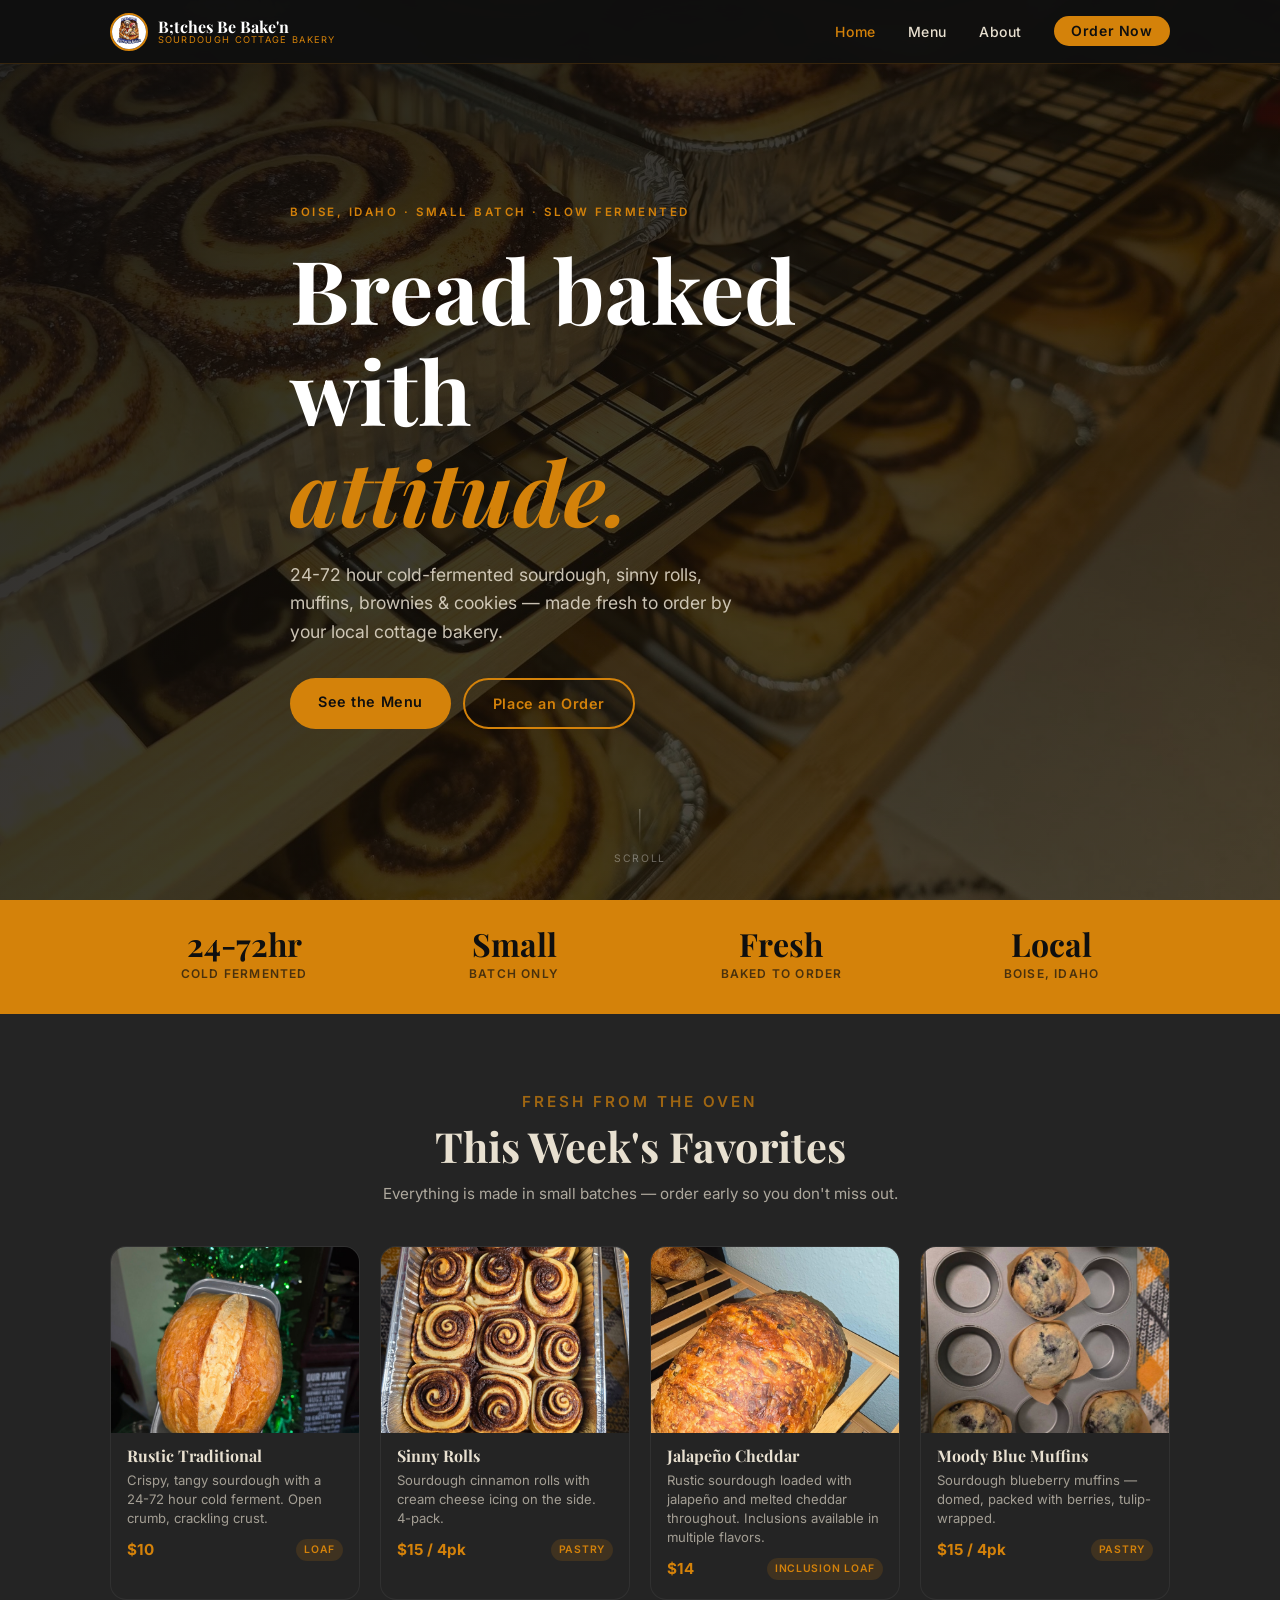
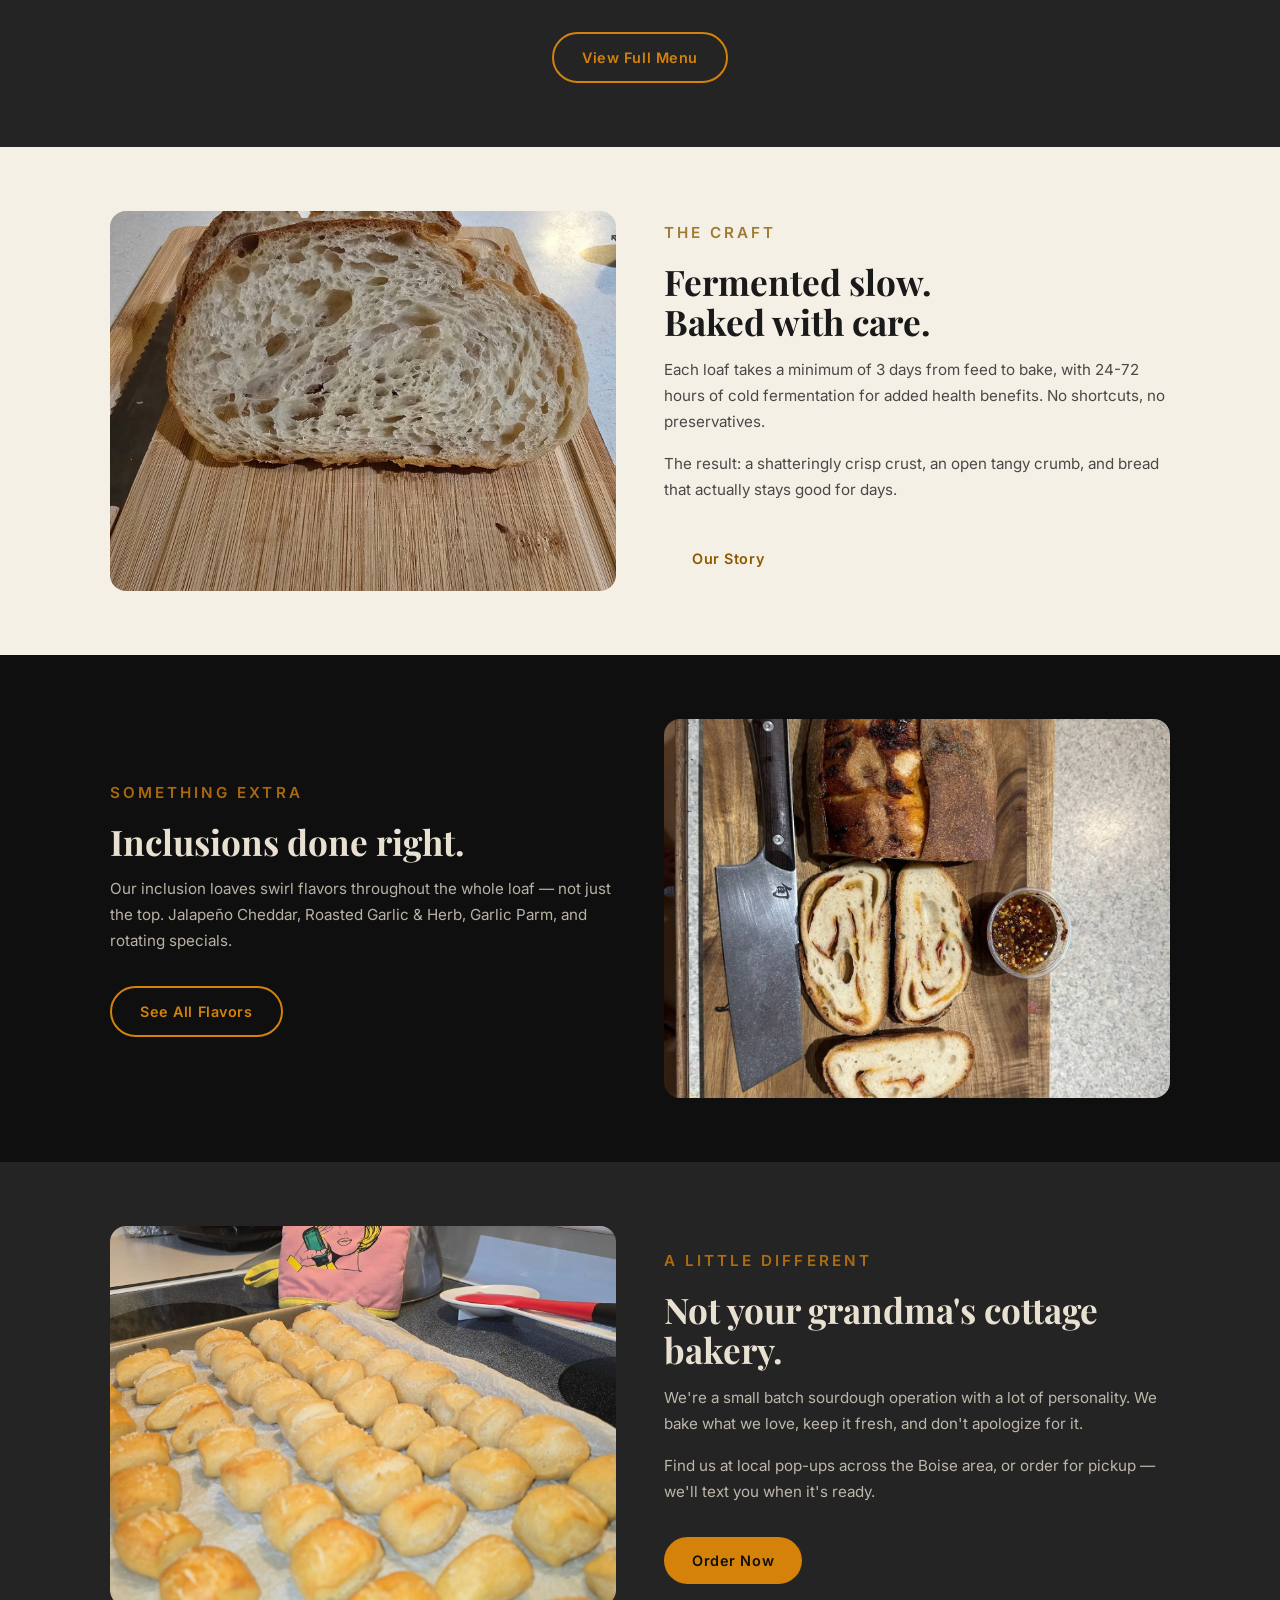
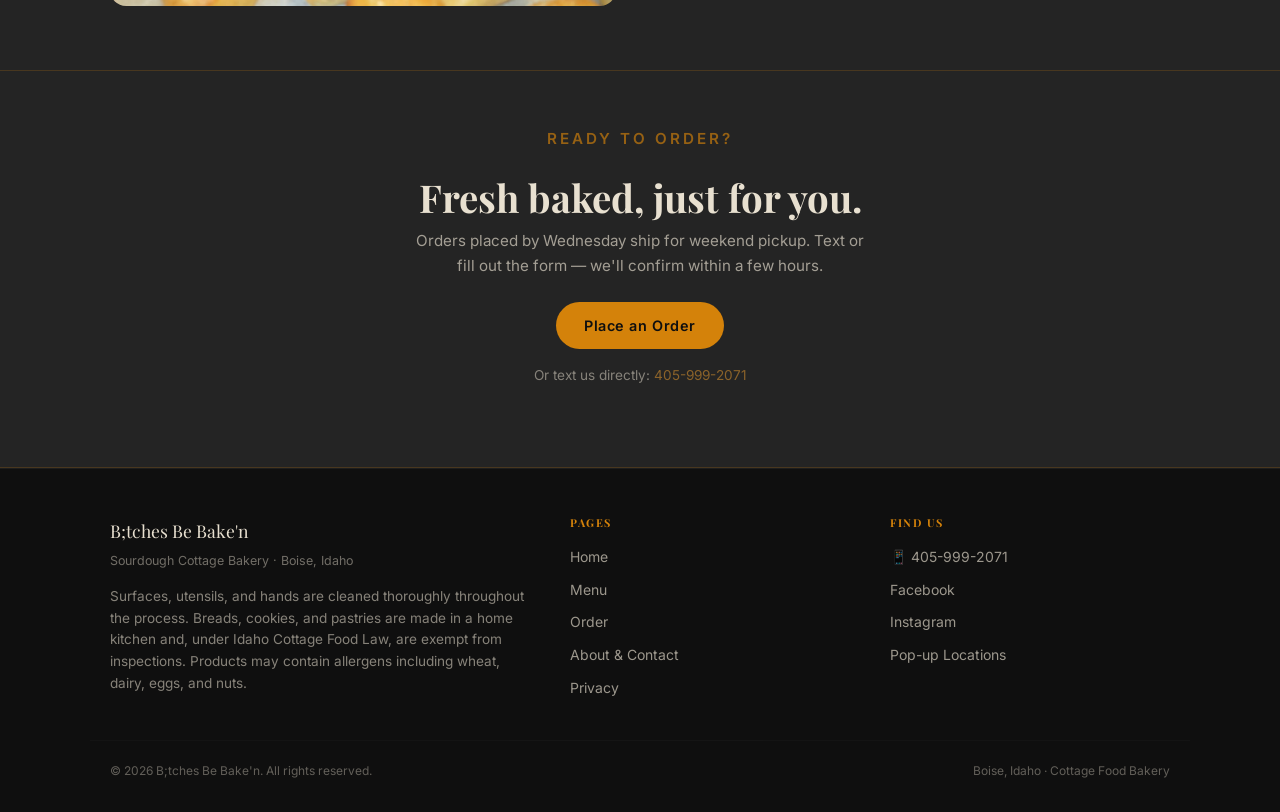
<file: index.html>
<!DOCTYPE html>
<html lang="en">
<head>
  <meta charset="UTF-8" />
  <meta name="viewport" content="width=device-width, initial-scale=1.0" />
  <title>B;tches Be Bake'n — Sourdough Cottage Bakery | Boise, Idaho</title>
  <meta name="description" content="Small batch, slow-fermented sourdough baked fresh in Boise, Idaho. Loaves, rolls, muffins, brownies, and cookies. Order by text." />
  <link rel="preconnect" href="https://fonts.googleapis.com" />
  <link rel="preconnect" href="https://fonts.gstatic.com" crossorigin />
  <link href="https://fonts.googleapis.com/css2?family=Playfair+Display:ital,wght@0,700;1,700&family=Inter:wght@400;500;600&display=swap" rel="stylesheet" />
  <link rel="stylesheet" href="style.css" />
</head>
<body>

<!-- ── Nav ── -->
<nav class="nav" id="siteNav">
  <div class="nav__inner">
    <a href="index.html" class="nav__logo">
      <img src="images/brand-logo-art-sugar-skull-bakers.jpg" alt="B;tches Be Bake'n logo" class="nav__logo-img" />
      <div class="nav__logo-text">
        B;tches Be Bake'n
        <span>Sourdough Cottage Bakery</span>
      </div>
    </a>
    <button id="navToggle" class="nav__toggle" aria-label="Menu" aria-expanded="false">
      <span></span><span></span><span></span>
    </button>
    <ul id="navLinks" class="nav__links">
      <li><a href="index.html">Home</a></li>
      <li><a href="menu.html">Menu</a></li>
      <li><a href="about.html">About</a></li>
      <li><a href="order.html" class="nav__order-btn">Order Now</a></li>
    </ul>
  </div>
</nav>

<!-- ── Hero ── -->
<section class="hero">
  <div class="hero__bg"></div>
  <div class="hero__overlay"></div>
  <div class="hero__content container">
    <p class="hero__eyebrow">Boise, Idaho · Small Batch · Slow Fermented</p>
    <h1 class="hero__title">
      Bread baked with<br><em>attitude.</em>
    </h1>
    <p class="hero__sub">
      24-72 hour cold-fermented sourdough, sinny rolls, muffins, brownies &amp; cookies — made fresh to order by your local cottage bakery.
    </p>
    <div class="hero__actions">
      <a href="menu.html" class="btn btn--gold">See the Menu</a>
      <a href="order.html" class="btn btn--outline">Place an Order</a>
    </div>
  </div>
  <div class="hero__scroll">
    <div class="hero__scroll-line"></div>
    scroll
  </div>
</section>

<!-- ── Stat strip ── -->
<div class="stat-strip">
  <div class="stat-strip__inner container">
    <div class="stat-strip__item">
      <strong>24-72hr</strong>
      <span>Cold Fermented</span>
    </div>
    <div class="stat-strip__item">
      <strong>Small</strong>
      <span>Batch Only</span>
    </div>
    <div class="stat-strip__item">
      <strong>Fresh</strong>
      <span>Baked to Order</span>
    </div>
    <div class="stat-strip__item">
      <strong>Local</strong>
      <span>Boise, Idaho</span>
    </div>
  </div>
</div>

<!-- ── Featured products ── -->
<section class="section section--dark2">
  <div class="container">
    <div class="section-header">
      <p class="section-label">Fresh from the oven</p>
      <h2>This Week's Favorites</h2>
      <p>Everything is made in small batches — order early so you don't miss out.</p>
    </div>
    <div class="product-grid">

      <article class="product-card">
        <img src="images/rustic-boule-open-ear.jpg" alt="Rustic Traditional Sourdough" class="product-card__img" />
        <div class="product-card__body">
          <h3 class="product-card__name">Rustic Traditional</h3>
          <p class="product-card__desc">Crispy, tangy sourdough with a 24-72 hour cold ferment. Open crumb, crackling crust.</p>
          <div class="product-card__footer">
            <span class="product-card__price">$10</span>
            <span class="product-card__tag">Loaf</span>
          </div>
        </div>
      </article>

      <article class="product-card">
        <img src="images/sinny-rolls-pan-baked.jpg" alt="Sourdough Sinny Rolls" class="product-card__img" />
        <div class="product-card__body">
          <h3 class="product-card__name">Sinny Rolls</h3>
          <p class="product-card__desc">Sourdough cinnamon rolls with cream cheese icing on the side. 4-pack.</p>
          <div class="product-card__footer">
            <span class="product-card__price">$15 / 4pk</span>
            <span class="product-card__tag">Pastry</span>
          </div>
        </div>
      </article>

      <article class="product-card">
        <img src="images/jalapeno-cheddar-loaf-closeup.jpg" alt="Jalapeño Cheddar Inclusion Loaf" class="product-card__img" />
        <div class="product-card__body">
          <h3 class="product-card__name">Jalapeño Cheddar</h3>
          <p class="product-card__desc">Rustic sourdough loaded with jalapeño and melted cheddar throughout. Inclusions available in multiple flavors.</p>
          <div class="product-card__footer">
            <span class="product-card__price">$14</span>
            <span class="product-card__tag">Inclusion Loaf</span>
          </div>
        </div>
      </article>

      <article class="product-card">
        <img src="images/blueberry-muffins-tin.jpg" alt="Moody Blue Muffins" class="product-card__img" />
        <div class="product-card__body">
          <h3 class="product-card__name">Moody Blue Muffins</h3>
          <p class="product-card__desc">Sourdough blueberry muffins — domed, packed with berries, tulip-wrapped.</p>
          <div class="product-card__footer">
            <span class="product-card__price">$15 / 4pk</span>
            <span class="product-card__tag">Pastry</span>
          </div>
        </div>
      </article>

    </div>
    <div class="text-center mt-2">
      <a href="menu.html" class="btn btn--outline">View Full Menu</a>
    </div>
  </div>
</section>

<!-- ── Crumb shot feature ── -->
<section class="section section--cream">
  <div class="container">
    <div class="feature">
      <div class="feature__img">
        <img src="images/sourdough-boule-crumb-shot.jpg" alt="Open crumb sourdough" />
      </div>
      <div class="feature__text">
        <p class="section-label">The craft</p>
        <h2>Fermented slow.<br>Baked with care.</h2>
        <p>Each loaf takes a minimum of 3 days from feed to bake, with 24-72 hours of cold fermentation for added health benefits. No shortcuts, no preservatives.</p>
        <p>The result: a shatteringly crisp crust, an open tangy crumb, and bread that actually stays good for days.</p>
        <a href="about.html" class="btn btn--cream mt-1">Our Story</a>
      </div>
    </div>
  </div>
</section>

<!-- ── Inclusion loaf feature ── -->
<section class="section">
  <div class="container">
    <div class="feature feature--reverse">
      <div class="feature__img">
        <img src="images/inclusion-loaf-sliced.jpg" alt="Inclusion loaf sliced open" />
      </div>
      <div class="feature__text">
        <p class="section-label">Something extra</p>
        <h2>Inclusions done right.</h2>
        <p>Our inclusion loaves swirl flavors throughout the whole loaf — not just the top. Jalapeño Cheddar, Roasted Garlic &amp; Herb, Garlic Parm, and rotating specials.</p>
        <a href="menu.html" class="btn btn--outline mt-1">See All Flavors</a>
      </div>
    </div>
  </div>
</section>

<!-- ── Oven mitt personality ── -->
<section class="section section--dark2">
  <div class="container">
    <div class="feature">
      <div class="feature__img">
        <img src="images/about-pretzel-bites-oven-mitt.jpg" alt="Bitch I Am the Secret Ingredient oven mitt" />
      </div>
      <div class="feature__text">
        <p class="section-label">A little different</p>
        <h2>Not your grandma's cottage bakery.</h2>
        <p>We're a small batch sourdough operation with a lot of personality. We bake what we love, keep it fresh, and don't apologize for it.</p>
        <p>Find us at local pop-ups across the Boise area, or order for pickup — we'll text you when it's ready.</p>
        <a href="order.html" class="btn btn--gold mt-1">Order Now</a>
      </div>
    </div>
  </div>
</section>

<!-- ── CTA banner ── -->
<section class="cta-banner">
  <div class="container">
    <p class="section-label text-center">Ready to order?</p>
    <h2>Fresh baked, just for you.</h2>
    <p>Orders placed by Wednesday ship for weekend pickup. Text or fill out the form — we'll confirm within a few hours.</p>
    <a href="order.html" class="btn btn--gold">Place an Order</a>
    <p style="margin-top:1rem; font-size:0.85rem; opacity:0.5;">Or text us directly: <a href="sms:4059992071" style="color:var(--gold2)">405-999-2071</a></p>
  </div>
</section>

<!-- ── Footer ── -->
<footer class="footer">
  <div class="footer__inner">
    <div>
      <p class="footer__brand-name">B;tches Be Bake'n</p>
      <p class="footer__brand-tag">Sourdough Cottage Bakery · Boise, Idaho</p>
      <p style="font-size:0.85rem; opacity:0.55; line-height:1.6;">Surfaces, utensils, and hands are cleaned thoroughly throughout the process. Breads, cookies, and pastries are made in a home kitchen and, under Idaho Cottage Food Law, are exempt from inspections. Products may contain allergens including wheat, dairy, eggs, and nuts.</p>
    </div>
    <div class="footer__col">
      <h4>Pages</h4>
      <ul>
        <li><a href="index.html">Home</a></li>
        <li><a href="menu.html">Menu</a></li>
        <li><a href="order.html">Order</a></li>
        <li><a href="about.html">About &amp; Contact</a></li>
        <li><a href="privacy.html">Privacy</a></li>
      </ul>
    </div>
    <div class="footer__col">
      <h4>Find Us</h4>
      <ul>
        <li><a href="sms:4059992071">📱 405-999-2071</a></li>
        <li><a href="https://www.facebook.com/profile.php?id=61573889138584" target="_blank" rel="noopener">Facebook</a></li>
        <li><a href="https://www.instagram.com/Bitches.Be.Baken" target="_blank" rel="noopener">Instagram</a></li>
        <li><a href="about.html">Pop-up Locations</a></li>
      </ul>
    </div>
  </div>
  <div class="footer__bottom">
    <span>© 2026 B;tches Be Bake'n. All rights reserved.</span>
    <span>Boise, Idaho · Cottage Food Bakery</span>
  </div>
</footer>

<script src="script.js"></script>
</body>
</html>
</file>
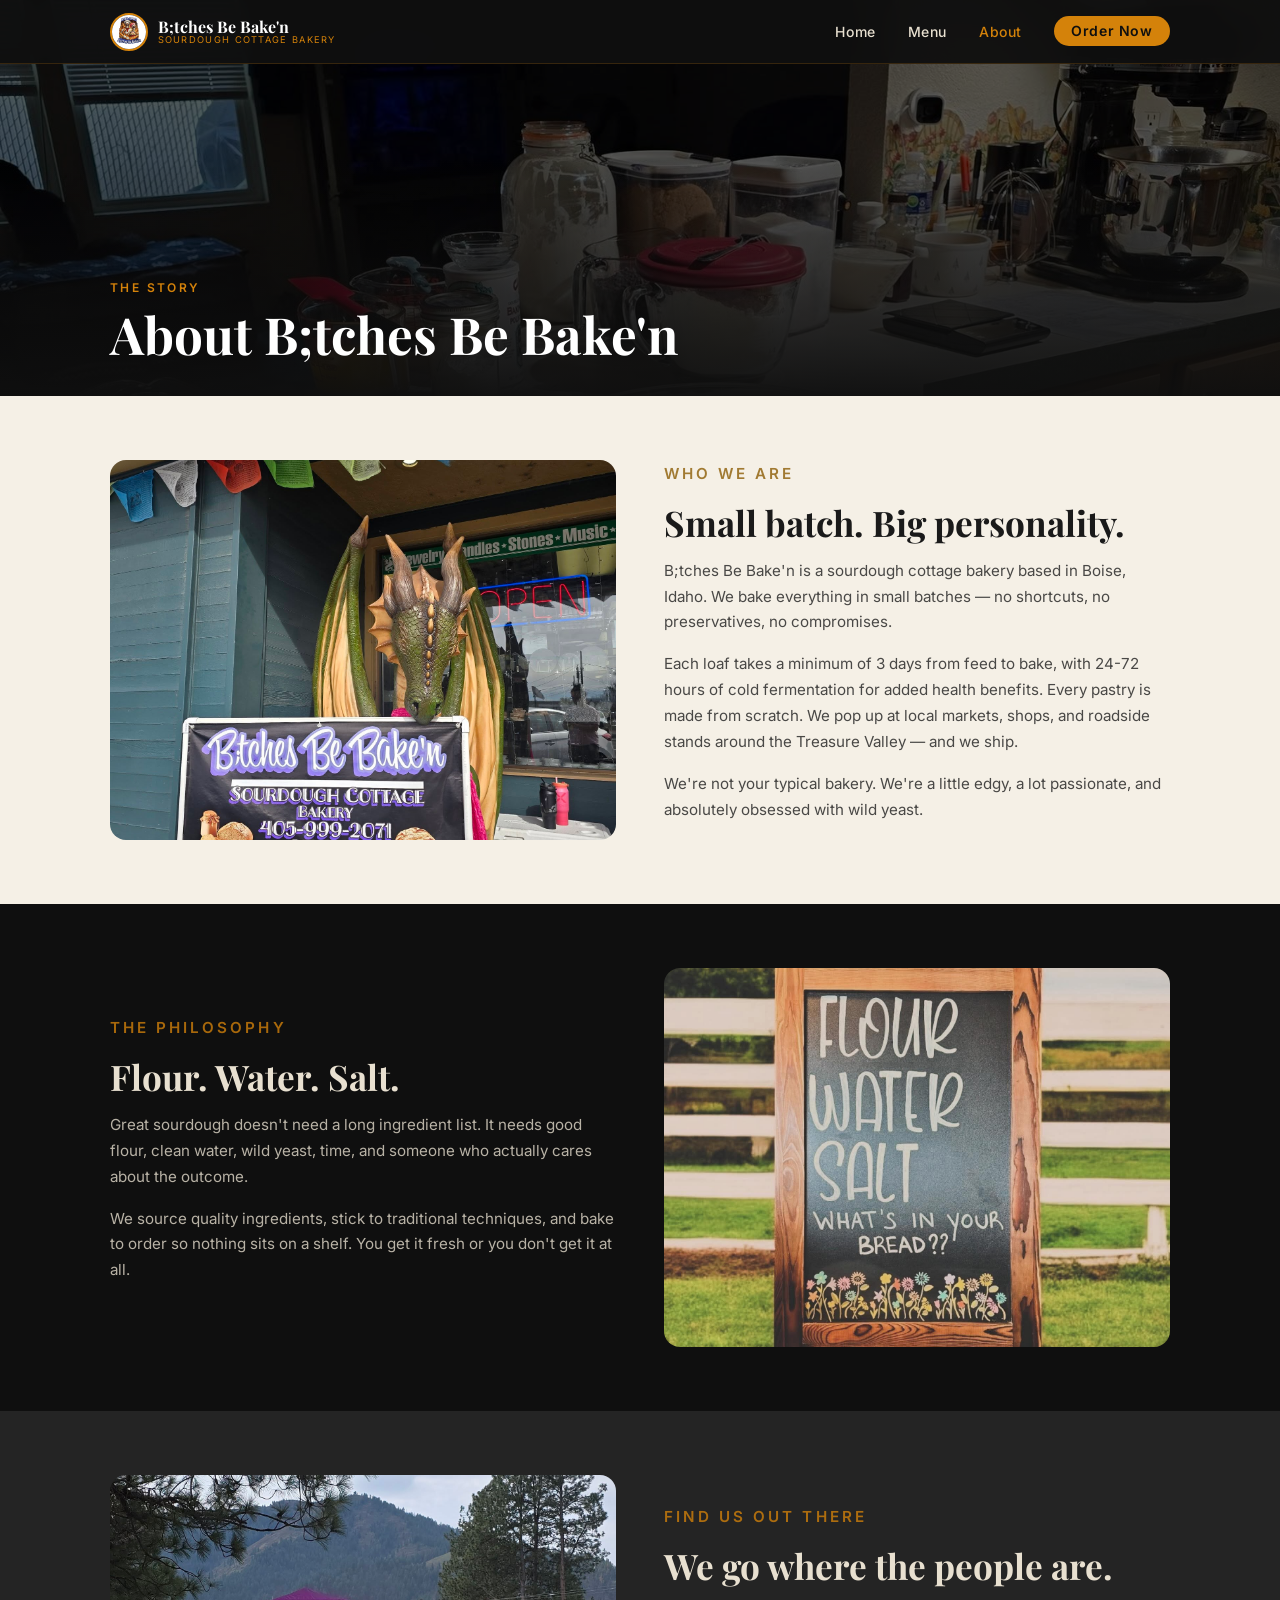
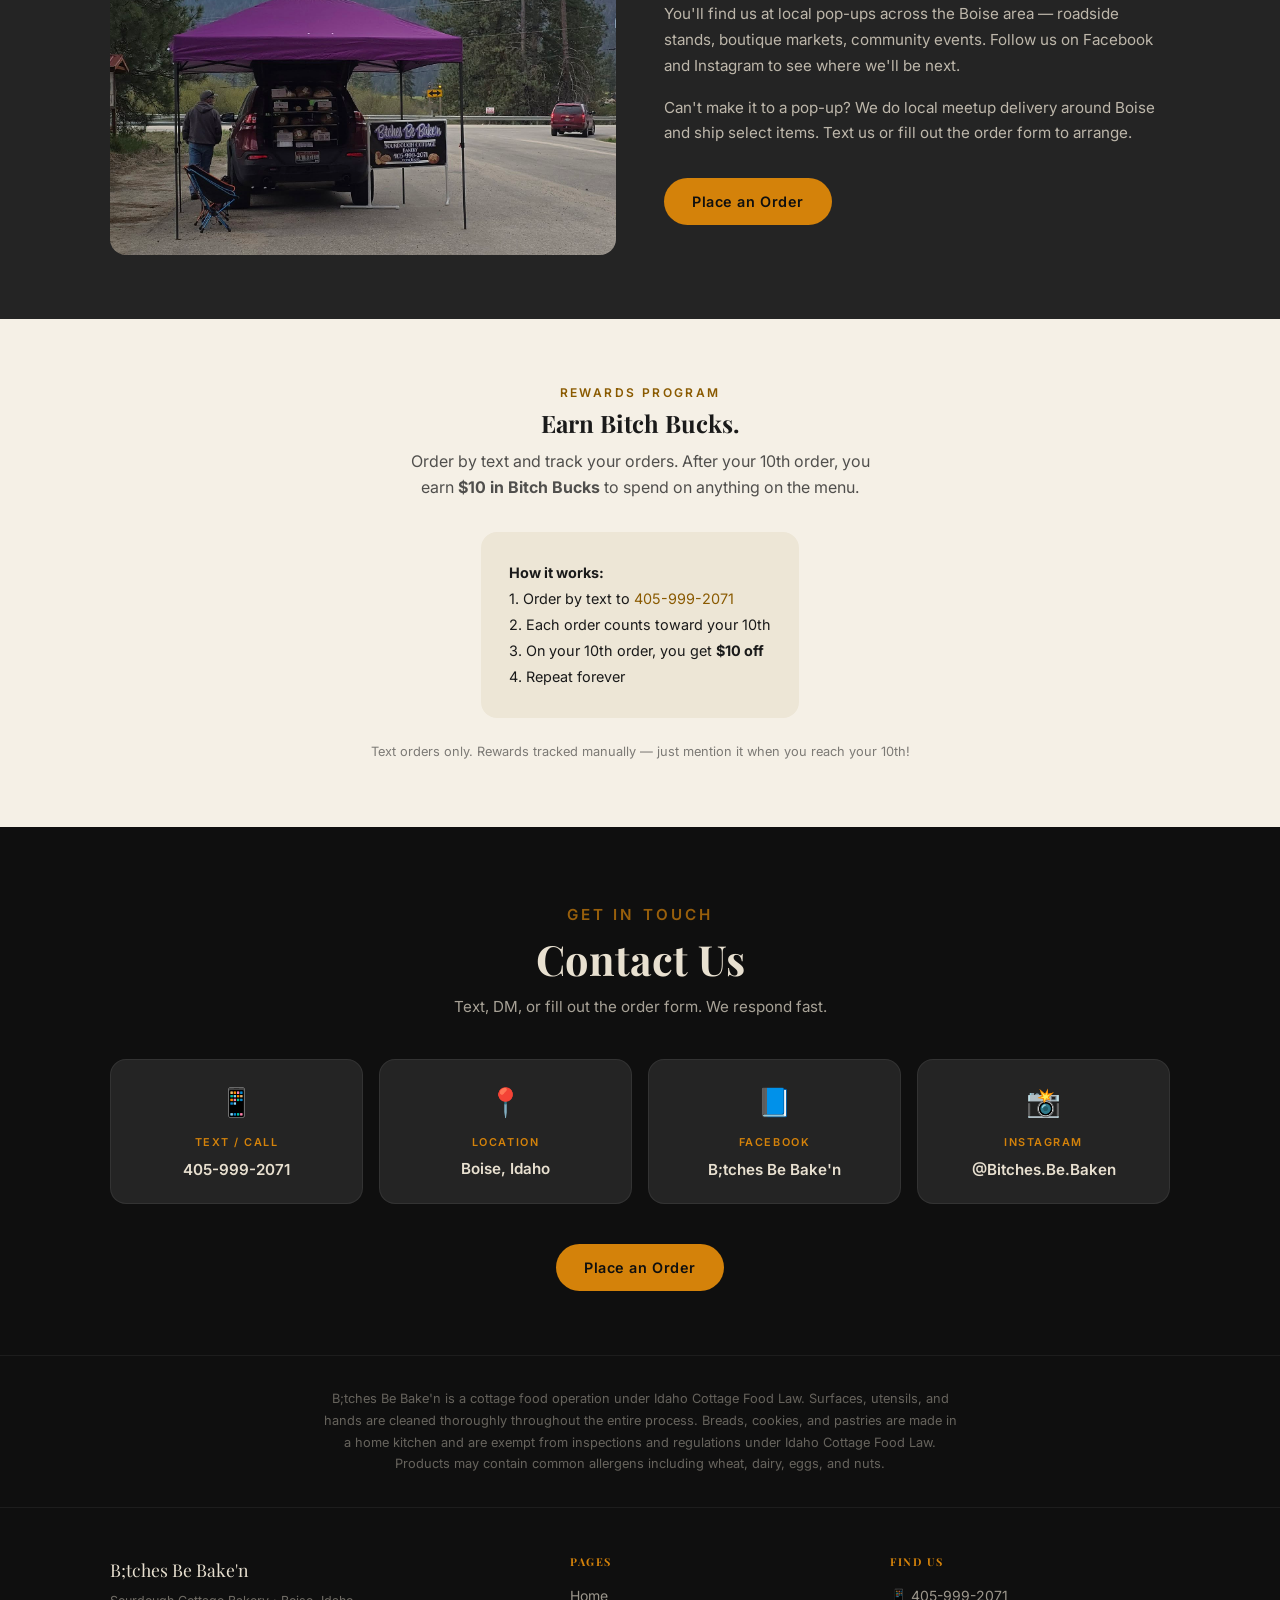
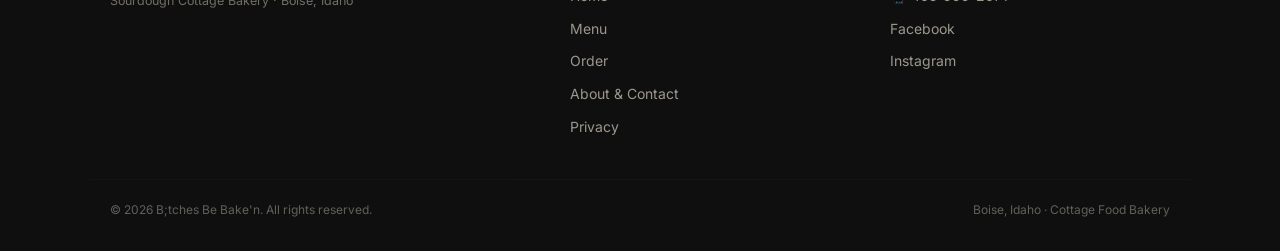
<file: about.html>
<!DOCTYPE html>
<html lang="en">
<head>
  <meta charset="UTF-8" />
  <meta name="viewport" content="width=device-width, initial-scale=1.0" />
  <title>About — B;tches Be Bake'n</title>
  <meta name="description" content="The story behind B;tches Be Bake'n — a small batch sourdough cottage bakery in Boise, Idaho." />
  <link rel="preconnect" href="https://fonts.googleapis.com" />
  <link rel="preconnect" href="https://fonts.gstatic.com" crossorigin />
  <link href="https://fonts.googleapis.com/css2?family=Playfair+Display:ital,wght@0,700;1,700&family=Inter:wght@400;500;600&display=swap" rel="stylesheet" />
  <link rel="stylesheet" href="style.css" />
</head>
<body>

<nav class="nav" id="siteNav">
  <div class="nav__inner">
    <a href="index.html" class="nav__logo">
      <img src="images/brand-logo-art-sugar-skull-bakers.jpg" alt="B;tches Be Bake'n logo" class="nav__logo-img" />
      <div class="nav__logo-text">
        B;tches Be Bake'n
        <span>Sourdough Cottage Bakery</span>
      </div>
    </a>
    <button id="navToggle" class="nav__toggle" aria-label="Menu" aria-expanded="false">
      <span></span><span></span><span></span>
    </button>
    <ul id="navLinks" class="nav__links">
      <li><a href="index.html">Home</a></li>
      <li><a href="menu.html">Menu</a></li>
      <li><a href="about.html">About</a></li>
      <li><a href="order.html" class="nav__order-btn">Order Now</a></li>
    </ul>
  </div>
</nav>

<!-- About hero -->
<div class="about-hero page-top">
  <div class="about-hero__bg"></div>
  <div class="about-hero__overlay"></div>
  <div class="about-hero__content container">
    <p class="section-label">The story</p>
    <h1>About B;tches Be Bake'n</h1>
  </div>
</div>

<!-- Story section -->
<section class="section section--cream">
  <div class="container">
    <div class="feature">
      <div class="feature__img">
        <img src="images/brand-banner-dragon-statue.jpg" alt="B;tches Be Bake'n brand banner with dragon" />
      </div>
      <div class="feature__text">
        <p class="section-label">Who we are</p>
        <h2>Small batch. Big personality.</h2>
        <p>B;tches Be Bake'n is a sourdough cottage bakery based in Boise, Idaho. We bake everything in small batches — no shortcuts, no preservatives, no compromises.</p>
        <p>Each loaf takes a minimum of 3 days from feed to bake, with 24-72 hours of cold fermentation for added health benefits. Every pastry is made from scratch. We pop up at local markets, shops, and roadside stands around the Treasure Valley — and we ship.</p>
        <p>We're not your typical bakery. We're a little edgy, a lot passionate, and absolutely obsessed with wild yeast.</p>
      </div>
    </div>
  </div>
</section>

<!-- Flour Water Salt accent -->
<section class="section">
  <div class="container">
    <div class="feature feature--reverse">
      <div class="feature__img">
        <img src="images/accent-flour-water-salt-sign.jpg" alt="Flour Water Salt sign" />
      </div>
      <div class="feature__text">
        <p class="section-label">The philosophy</p>
        <h2>Flour. Water. Salt.</h2>
        <p>Great sourdough doesn't need a long ingredient list. It needs good flour, clean water, wild yeast, time, and someone who actually cares about the outcome.</p>
        <p>We source quality ingredients, stick to traditional techniques, and bake to order so nothing sits on a shelf. You get it fresh or you don't get it at all.</p>
      </div>
    </div>
  </div>
</section>

<!-- Market lifestyle -->
<section class="section section--dark2">
  <div class="container">
    <div class="feature">
      <div class="feature__img">
        <img src="images/market-stand-mountains.jpg" alt="B;tches Be Bake'n roadside stand with mountain backdrop" />
      </div>
      <div class="feature__text">
        <p class="section-label">Find us out there</p>
        <h2>We go where the people are.</h2>
        <p>You'll find us at local pop-ups across the Boise area — roadside stands, boutique markets, community events. Follow us on Facebook and Instagram to see where we'll be next.</p>
        <p>Can't make it to a pop-up? We do local meetup delivery around Boise and ship select items. Text us or fill out the order form to arrange.</p>
        <a href="order.html" class="btn btn--gold mt-1">Place an Order</a>
      </div>
    </div>
  </div>
</section>

<!-- Rewards program -->
<section class="section section--cream">
  <div class="container" style="max-width:700px; text-align:center;">
    <p class="section-label">Rewards program</p>
    <h2>Earn Bitch Bucks.</h2>
    <p style="opacity:0.75; margin: 0.75rem auto 2rem; max-width:480px;">Order by text and track your orders. After your 10th order, you earn <strong>$10 in Bitch Bucks</strong> to spend on anything on the menu.</p>
    <div style="background:var(--cream2); border-radius:var(--radius-lg); padding:1.75rem; display:inline-block; text-align:left; font-size:0.9rem; line-height:1.8; color:var(--text-dark);">
      <strong>How it works:</strong><br/>
      1. Order by text to <a href="sms:4059992071">405-999-2071</a><br/>
      2. Each order counts toward your 10th<br/>
      3. On your 10th order, you get <strong>$10 off</strong><br/>
      4. Repeat forever
    </div>
    <p style="margin-top:1.5rem; opacity:0.55; font-size:0.8rem;">Text orders only. Rewards tracked manually — just mention it when you reach your 10th!</p>
  </div>
</section>

<!-- Contact -->
<section class="section" id="contact">
  <div class="container">
    <div class="section-header">
      <p class="section-label">Get in touch</p>
      <h2>Contact Us</h2>
      <p>Text, DM, or fill out the order form. We respond fast.</p>
    </div>

    <div class="contact-grid">
      <div class="contact-card">
        <div class="contact-card__icon">📱</div>
        <p class="contact-card__label">Text / Call</p>
        <a href="sms:4059992071" class="contact-card__value">405-999-2071</a>
      </div>
      <div class="contact-card">
        <div class="contact-card__icon">📍</div>
        <p class="contact-card__label">Location</p>
        <p class="contact-card__value">Boise, Idaho</p>
      </div>
      <div class="contact-card">
        <div class="contact-card__icon">📘</div>
        <p class="contact-card__label">Facebook</p>
        <a href="https://www.facebook.com/profile.php?id=61573889138584" target="_blank" rel="noopener" class="contact-card__value">B;tches Be Bake'n</a>
      </div>
      <div class="contact-card">
        <div class="contact-card__icon">📸</div>
        <p class="contact-card__label">Instagram</p>
        <a href="https://www.instagram.com/Bitches.Be.Baken" target="_blank" rel="noopener" class="contact-card__value">@Bitches.Be.Baken</a>
      </div>
    </div>

    <div style="margin-top:2.5rem; text-align:center;">
      <a href="order.html" class="btn btn--gold">Place an Order</a>
    </div>
  </div>
</section>

<!-- Legal -->
<section style="padding:2rem 0; border-top:1px solid rgba(255,255,255,0.06);">
  <div class="container" style="max-width:680px; text-align:center; font-size:0.8rem; opacity:0.4; line-height:1.7;">
    B;tches Be Bake'n is a cottage food operation under Idaho Cottage Food Law. Surfaces, utensils, and hands are cleaned thoroughly throughout the entire process. Breads, cookies, and pastries are made in a home kitchen and are exempt from inspections and regulations under Idaho Cottage Food Law. Products may contain common allergens including wheat, dairy, eggs, and nuts.
  </div>
</section>

<footer class="footer">
  <div class="footer__inner">
    <div>
      <p class="footer__brand-name">B;tches Be Bake'n</p>
      <p class="footer__brand-tag">Sourdough Cottage Bakery · Boise, Idaho</p>
    </div>
    <div class="footer__col">
      <h4>Pages</h4>
      <ul>
        <li><a href="index.html">Home</a></li>
        <li><a href="menu.html">Menu</a></li>
        <li><a href="order.html">Order</a></li>
        <li><a href="about.html">About &amp; Contact</a></li>
        <li><a href="privacy.html">Privacy</a></li>
      </ul>
    </div>
    <div class="footer__col">
      <h4>Find Us</h4>
      <ul>
        <li><a href="sms:4059992071">📱 405-999-2071</a></li>
        <li><a href="https://www.facebook.com/profile.php?id=61573889138584" target="_blank" rel="noopener">Facebook</a></li>
        <li><a href="https://www.instagram.com/Bitches.Be.Baken" target="_blank" rel="noopener">Instagram</a></li>
      </ul>
    </div>
  </div>
  <div class="footer__bottom">
    <span>© 2026 B;tches Be Bake'n. All rights reserved.</span>
    <span>Boise, Idaho · Cottage Food Bakery</span>
  </div>
</footer>

<script src="script.js"></script>
</body>
</html>
</file>
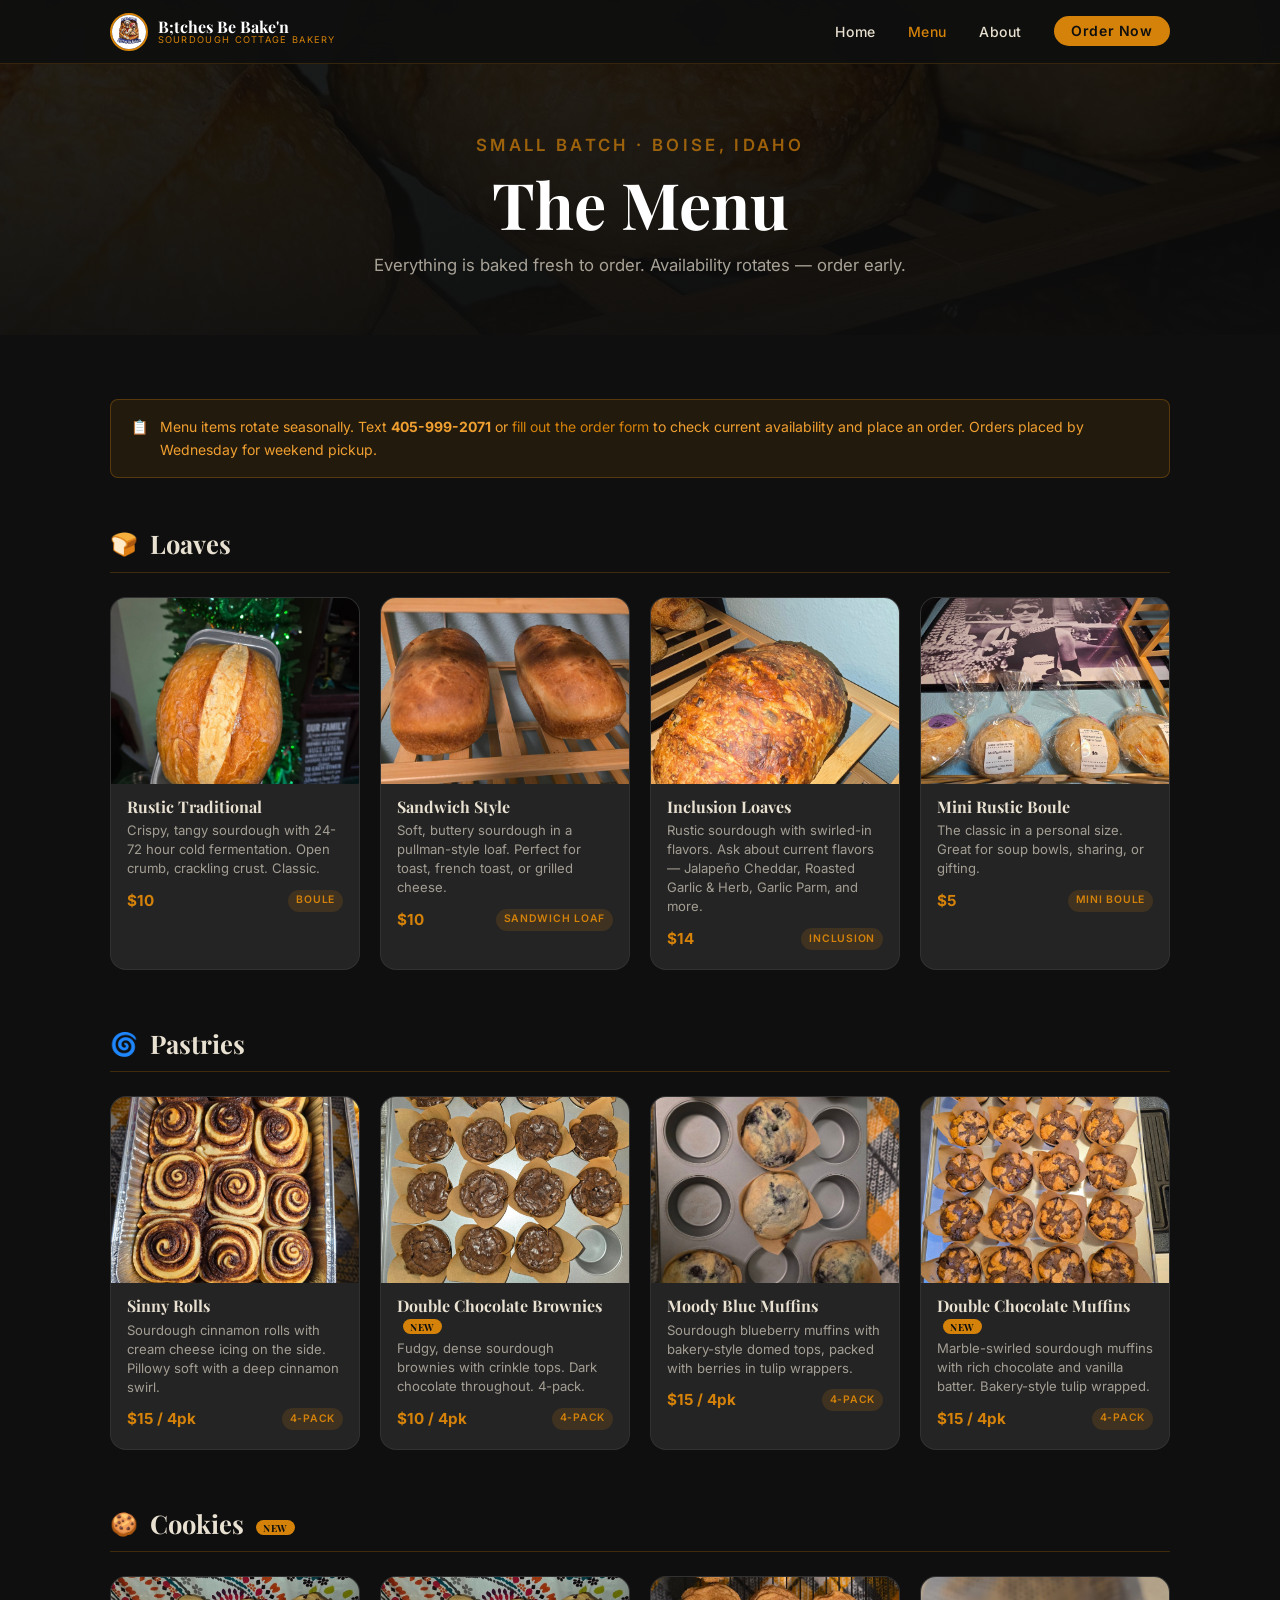
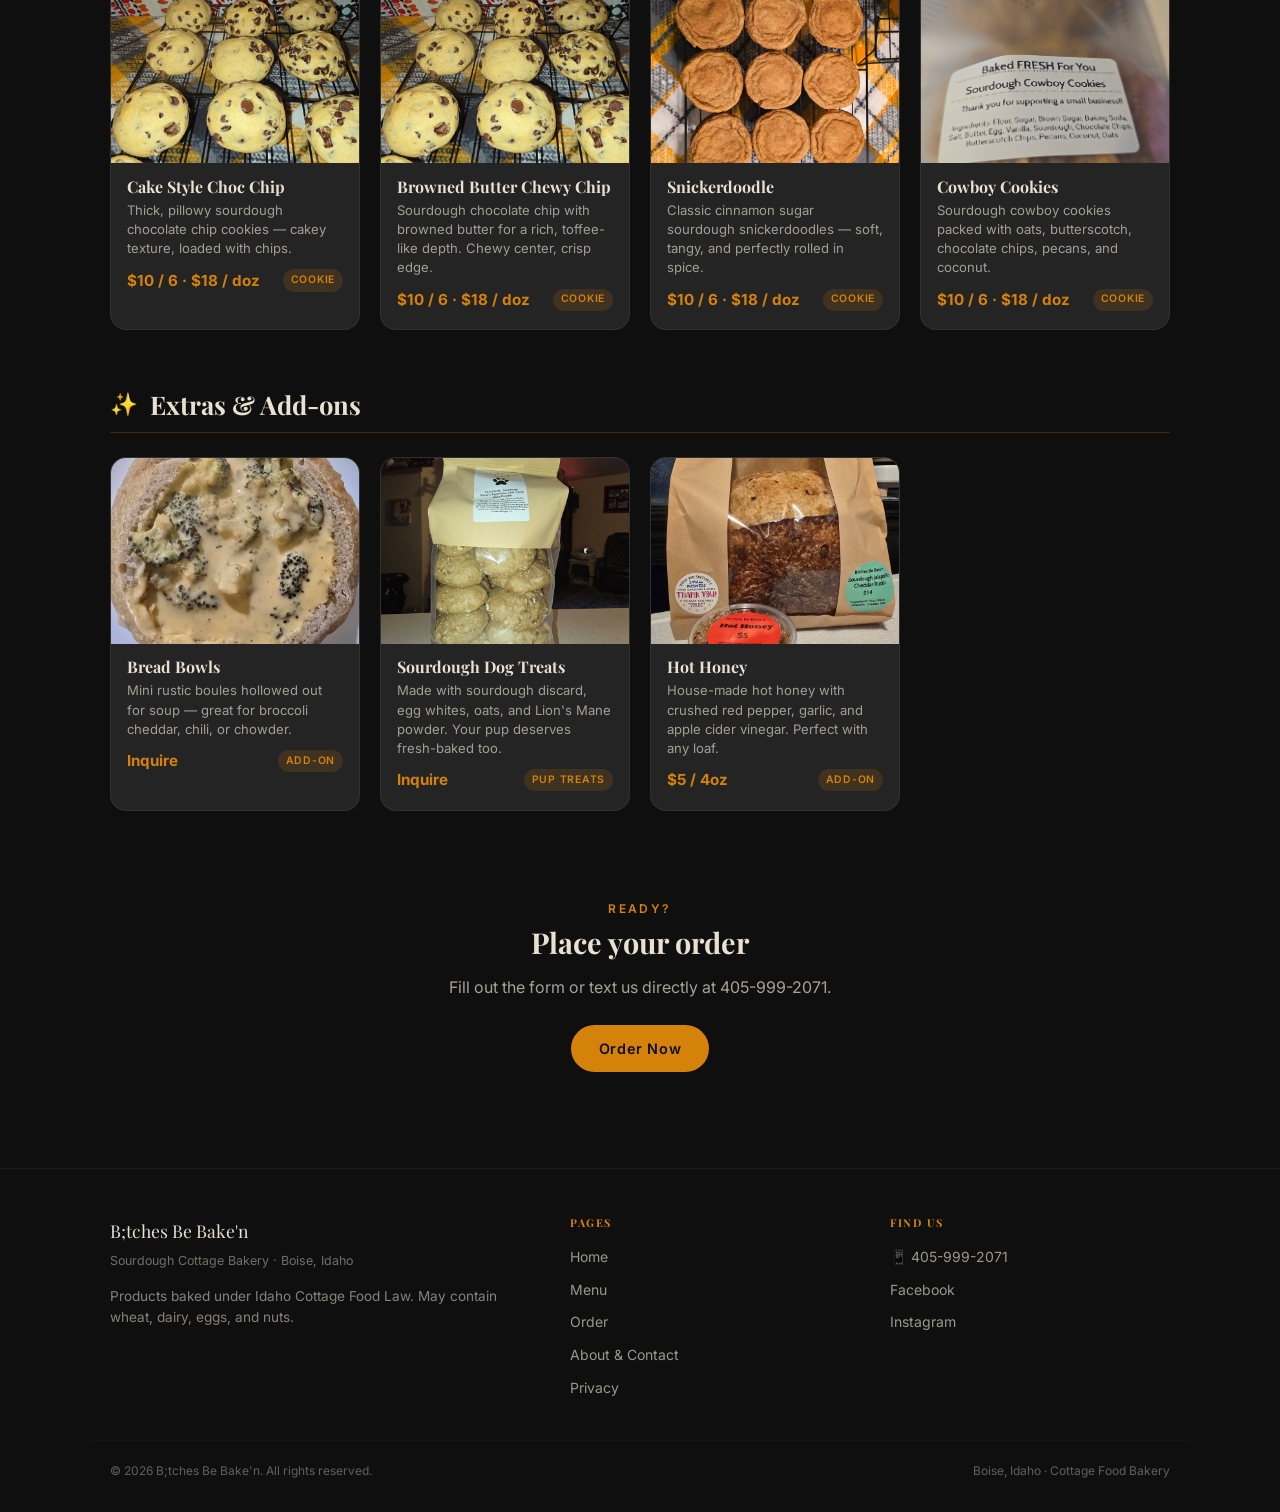
<file: menu.html>
<!DOCTYPE html>
<html lang="en">
<head>
  <meta charset="UTF-8" />
  <meta name="viewport" content="width=device-width, initial-scale=1.0" />
  <title>Menu — B;tches Be Bake'n</title>
  <meta name="description" content="Full menu: sourdough loaves, sinny rolls, muffins, brownies, cookies, and more. Small batch, Boise Idaho." />
  <link rel="preconnect" href="https://fonts.googleapis.com" />
  <link rel="preconnect" href="https://fonts.gstatic.com" crossorigin />
  <link href="https://fonts.googleapis.com/css2?family=Playfair+Display:ital,wght@0,700;1,700&family=Inter:wght@400;500;600&display=swap" rel="stylesheet" />
  <link rel="stylesheet" href="style.css" />
  <style>
    .menu-hero {
      position: relative;
      padding: calc(var(--nav-h) + 3.5rem) 0 3.5rem;
      text-align: center;
      overflow: hidden;
    }
    .menu-hero__bg {
      position: absolute;
      inset: 0;
      background-image: url('images/bg-boules-multi-shelf-rack.jpg');
      background-size: cover;
      background-position: center;
      filter: brightness(0.2);
    }
    .menu-hero__overlay {
      position: absolute;
      inset: 0;
      background: linear-gradient(to bottom, rgba(15,15,15,0.3), rgba(15,15,15,0.85));
    }
    .menu-hero__content { position: relative; z-index: 2; }
    .menu-hero h1 { font-size: clamp(2.5rem, 6vw, 4rem); color: var(--white); }
    .menu-hero p  { opacity: 0.7; margin-top: 0.75rem; font-size: 1.05rem; }

    .menu-note {
      background: rgba(212,130,10,0.1);
      border: 1px solid rgba(212,130,10,0.3);
      border-radius: var(--radius);
      padding: 1rem 1.25rem;
      font-size: 0.875rem;
      color: var(--gold2);
      margin-bottom: 3rem;
      display: flex;
      gap: 0.75rem;
      align-items: flex-start;
    }
  </style>
</head>
<body>

<nav class="nav" id="siteNav">
  <div class="nav__inner">
    <a href="index.html" class="nav__logo">
      <img src="images/brand-logo-art-sugar-skull-bakers.jpg" alt="B;tches Be Bake'n logo" class="nav__logo-img" />
      <div class="nav__logo-text">
        B;tches Be Bake'n
        <span>Sourdough Cottage Bakery</span>
      </div>
    </a>
    <button id="navToggle" class="nav__toggle" aria-label="Menu" aria-expanded="false">
      <span></span><span></span><span></span>
    </button>
    <ul id="navLinks" class="nav__links">
      <li><a href="index.html">Home</a></li>
      <li><a href="menu.html">Menu</a></li>
      <li><a href="about.html">About</a></li>
      <li><a href="order.html" class="nav__order-btn">Order Now</a></li>
    </ul>
  </div>
</nav>

<div class="menu-hero">
  <div class="menu-hero__bg"></div>
  <div class="menu-hero__overlay"></div>
  <div class="menu-hero__content container">
    <p class="section-label">Small Batch · Boise, Idaho</p>
    <h1>The Menu</h1>
    <p>Everything is baked fresh to order. Availability rotates — order early.</p>
  </div>
</div>

<section class="section">
  <div class="container">

    <div class="menu-note">
      <span>📋</span>
      <span>Menu items rotate seasonally. Text <strong>405-999-2071</strong> or <a href="order.html">fill out the order form</a> to check current availability and place an order. Orders placed by Wednesday for weekend pickup.</span>
    </div>

    <!-- LOAVES -->
    <div class="menu-category">
      <div class="menu-category__header">
        <span class="menu-category__icon">🍞</span>
        <h2>Loaves</h2>
      </div>
      <div class="product-grid">

        <article class="product-card">
          <img src="images/rustic-boule-open-ear.jpg" alt="Rustic Traditional Sourdough" class="product-card__img" />
          <div class="product-card__body">
            <h3 class="product-card__name">Rustic Traditional</h3>
            <p class="product-card__desc">Crispy, tangy sourdough with 24-72 hour cold fermentation. Open crumb, crackling crust. Classic.</p>
            <div class="product-card__footer">
              <span class="product-card__price">$10</span>
              <span class="product-card__tag">Boule</span>
            </div>
          </div>
        </article>

        <article class="product-card">
          <img src="images/sandwich-loaf-cooling-rack.jpg" alt="Sandwich Style Loaf" class="product-card__img" />
          <div class="product-card__body">
            <h3 class="product-card__name">Sandwich Style</h3>
            <p class="product-card__desc">Soft, buttery sourdough in a pullman-style loaf. Perfect for toast, french toast, or grilled cheese.</p>
            <div class="product-card__footer">
              <span class="product-card__price">$10</span>
              <span class="product-card__tag">Sandwich Loaf</span>
            </div>
          </div>
        </article>

        <article class="product-card">
          <img src="images/jalapeno-cheddar-loaf-closeup.jpg" alt="Inclusion Loaf" class="product-card__img" />
          <div class="product-card__body">
            <h3 class="product-card__name">Inclusion Loaves</h3>
            <p class="product-card__desc">Rustic sourdough with swirled-in flavors. Ask about current flavors — Jalapeño Cheddar, Roasted Garlic &amp; Herb, Garlic Parm, and more.</p>
            <div class="product-card__footer">
              <span class="product-card__price">$14</span>
              <span class="product-card__tag">Inclusion</span>
            </div>
          </div>
        </article>

        <article class="product-card">
          <img src="images/mini-rustic-boule-packaged.jpg" alt="Mini Rustic Boule" class="product-card__img" />
          <div class="product-card__body">
            <h3 class="product-card__name">Mini Rustic Boule</h3>
            <p class="product-card__desc">The classic in a personal size. Great for soup bowls, sharing, or gifting.</p>
            <div class="product-card__footer">
              <span class="product-card__price">$5</span>
              <span class="product-card__tag">Mini Boule</span>
            </div>
          </div>
        </article>

      </div>
    </div>

    <!-- PASTRIES -->
    <div class="menu-category">
      <div class="menu-category__header">
        <span class="menu-category__icon">🌀</span>
        <h2>Pastries</h2>
      </div>
      <div class="product-grid">

        <article class="product-card">
          <img src="images/sinny-rolls-pan-baked.jpg" alt="Sinny Rolls" class="product-card__img" />
          <div class="product-card__body">
            <h3 class="product-card__name">Sinny Rolls</h3>
            <p class="product-card__desc">Sourdough cinnamon rolls with cream cheese icing on the side. Pillowy soft with a deep cinnamon swirl.</p>
            <div class="product-card__footer">
              <span class="product-card__price">$15 / 4pk</span>
              <span class="product-card__tag">4-Pack</span>
            </div>
          </div>
        </article>

        <article class="product-card">
          <img src="images/double-chocolate-brownies-tray.jpg" alt="Double Chocolate Brownies" class="product-card__img" />
          <div class="product-card__body">
            <h3 class="product-card__name">Double Chocolate Brownies <span class="badge-new">New</span></h3>
            <p class="product-card__desc">Fudgy, dense sourdough brownies with crinkle tops. Dark chocolate throughout. 4-pack.</p>
            <div class="product-card__footer">
              <span class="product-card__price">$10 / 4pk</span>
              <span class="product-card__tag">4-Pack</span>
            </div>
          </div>
        </article>

        <article class="product-card">
          <img src="images/blueberry-muffins-tin.jpg" alt="Moody Blue Muffins" class="product-card__img" />
          <div class="product-card__body">
            <h3 class="product-card__name">Moody Blue Muffins</h3>
            <p class="product-card__desc">Sourdough blueberry muffins with bakery-style domed tops, packed with berries in tulip wrappers.</p>
            <div class="product-card__footer">
              <span class="product-card__price">$15 / 4pk</span>
              <span class="product-card__tag">4-Pack</span>
            </div>
          </div>
        </article>

        <article class="product-card">
          <img src="images/double-chocolate-muffins-tray.jpg" alt="Double Chocolate Muffins" class="product-card__img" />
          <div class="product-card__body">
            <h3 class="product-card__name">Double Chocolate Muffins <span class="badge-new">New</span></h3>
            <p class="product-card__desc">Marble-swirled sourdough muffins with rich chocolate and vanilla batter. Bakery-style tulip wrapped.</p>
            <div class="product-card__footer">
              <span class="product-card__price">$15 / 4pk</span>
              <span class="product-card__tag">4-Pack</span>
            </div>
          </div>
        </article>

      </div>
    </div>

    <!-- COOKIES -->
    <div class="menu-category">
      <div class="menu-category__header">
        <span class="menu-category__icon">🍪</span>
        <h2>Cookies <span class="badge-new">New</span></h2>
      </div>
      <div class="product-grid">

        <article class="product-card">
          <img src="images/chocolate-chip-cookies-rack.jpg" alt="Cake Style Chocolate Chip" class="product-card__img" />
          <div class="product-card__body">
            <h3 class="product-card__name">Cake Style Choc Chip</h3>
            <p class="product-card__desc">Thick, pillowy sourdough chocolate chip cookies — cakey texture, loaded with chips.</p>
            <div class="product-card__footer">
              <span class="product-card__price">$10 / 6 · $18 / doz</span>
              <span class="product-card__tag">Cookie</span>
            </div>
          </div>
        </article>

        <article class="product-card">
          <img src="images/chocolate-chip-cookies-rack.jpg" alt="Browned Butter Chewy Chip" class="product-card__img" />
          <div class="product-card__body">
            <h3 class="product-card__name">Browned Butter Chewy Chip</h3>
            <p class="product-card__desc">Sourdough chocolate chip with browned butter for a rich, toffee-like depth. Chewy center, crisp edge.</p>
            <div class="product-card__footer">
              <span class="product-card__price">$10 / 6 · $18 / doz</span>
              <span class="product-card__tag">Cookie</span>
            </div>
          </div>
        </article>

        <article class="product-card">
          <img src="images/snickerdoodle-cookies-rack.jpg" alt="Snickerdoodle Cookies" class="product-card__img" />
          <div class="product-card__body">
            <h3 class="product-card__name">Snickerdoodle</h3>
            <p class="product-card__desc">Classic cinnamon sugar sourdough snickerdoodles — soft, tangy, and perfectly rolled in spice.</p>
            <div class="product-card__footer">
              <span class="product-card__price">$10 / 6 · $18 / doz</span>
              <span class="product-card__tag">Cookie</span>
            </div>
          </div>
        </article>

        <article class="product-card">
          <img src="images/cowboy-cookies-packaged.jpg" alt="Cowboy Cookies" class="product-card__img" />
          <div class="product-card__body">
            <h3 class="product-card__name">Cowboy Cookies</h3>
            <p class="product-card__desc">Sourdough cowboy cookies packed with oats, butterscotch, chocolate chips, pecans, and coconut.</p>
            <div class="product-card__footer">
              <span class="product-card__price">$10 / 6 · $18 / doz</span>
              <span class="product-card__tag">Cookie</span>
            </div>
          </div>
        </article>

      </div>
    </div>

    <!-- EXTRAS -->
    <div class="menu-category">
      <div class="menu-category__header">
        <span class="menu-category__icon">✨</span>
        <h2>Extras &amp; Add-ons</h2>
      </div>
      <div class="product-grid">

        <article class="product-card">
          <img src="images/sourdough-bread-bowl-soup.jpg" alt="Sourdough Bread Bowl" class="product-card__img" />
          <div class="product-card__body">
            <h3 class="product-card__name">Bread Bowls</h3>
            <p class="product-card__desc">Mini rustic boules hollowed out for soup — great for broccoli cheddar, chili, or chowder.</p>
            <div class="product-card__footer">
              <span class="product-card__price">Inquire</span>
              <span class="product-card__tag">Add-on</span>
            </div>
          </div>
        </article>

        <article class="product-card">
          <img src="images/dog-treats-packaged.jpg" alt="Sourdough Dog Treats" class="product-card__img" />
          <div class="product-card__body">
            <h3 class="product-card__name">Sourdough Dog Treats</h3>
            <p class="product-card__desc">Made with sourdough discard, egg whites, oats, and Lion's Mane powder. Your pup deserves fresh-baked too.</p>
            <div class="product-card__footer">
              <span class="product-card__price">Inquire</span>
              <span class="product-card__tag">Pup Treats</span>
            </div>
          </div>
        </article>

        <article class="product-card">
          <img src="images/jalapeno-cheddar-loaf-packaged.jpg" alt="Hot Honey" class="product-card__img" />
          <div class="product-card__body">
            <h3 class="product-card__name">Hot Honey</h3>
            <p class="product-card__desc">House-made hot honey with crushed red pepper, garlic, and apple cider vinegar. Perfect with any loaf.</p>
            <div class="product-card__footer">
              <span class="product-card__price">$5 / 4oz</span>
              <span class="product-card__tag">Add-on</span>
            </div>
          </div>
        </article>

      </div>
    </div>

    <!-- CTA -->
    <div style="text-align:center; padding: 2rem 0;">
      <p class="section-label">Ready?</p>
      <h2 style="font-size:1.8rem; margin-bottom:1rem;">Place your order</h2>
      <p style="opacity:0.7; margin-bottom:1.5rem;">Fill out the form or text us directly at 405-999-2071.</p>
      <a href="order.html" class="btn btn--gold">Order Now</a>
    </div>

  </div>
</section>

<footer class="footer">
  <div class="footer__inner">
    <div>
      <p class="footer__brand-name">B;tches Be Bake'n</p>
      <p class="footer__brand-tag">Sourdough Cottage Bakery · Boise, Idaho</p>
      <p style="font-size:0.85rem; opacity:0.55; line-height:1.6;">Products baked under Idaho Cottage Food Law. May contain wheat, dairy, eggs, and nuts.</p>
    </div>
    <div class="footer__col">
      <h4>Pages</h4>
      <ul>
        <li><a href="index.html">Home</a></li>
        <li><a href="menu.html">Menu</a></li>
        <li><a href="order.html">Order</a></li>
        <li><a href="about.html">About &amp; Contact</a></li>
        <li><a href="privacy.html">Privacy</a></li>
      </ul>
    </div>
    <div class="footer__col">
      <h4>Find Us</h4>
      <ul>
        <li><a href="sms:4059992071">📱 405-999-2071</a></li>
        <li><a href="https://www.facebook.com/profile.php?id=61573889138584" target="_blank" rel="noopener">Facebook</a></li>
        <li><a href="https://www.instagram.com/Bitches.Be.Baken" target="_blank" rel="noopener">Instagram</a></li>
      </ul>
    </div>
  </div>
  <div class="footer__bottom">
    <span>© 2026 B;tches Be Bake'n. All rights reserved.</span>
    <span>Boise, Idaho · Cottage Food Bakery</span>
  </div>
</footer>

<script src="script.js"></script>
</body>
</html>
</file>
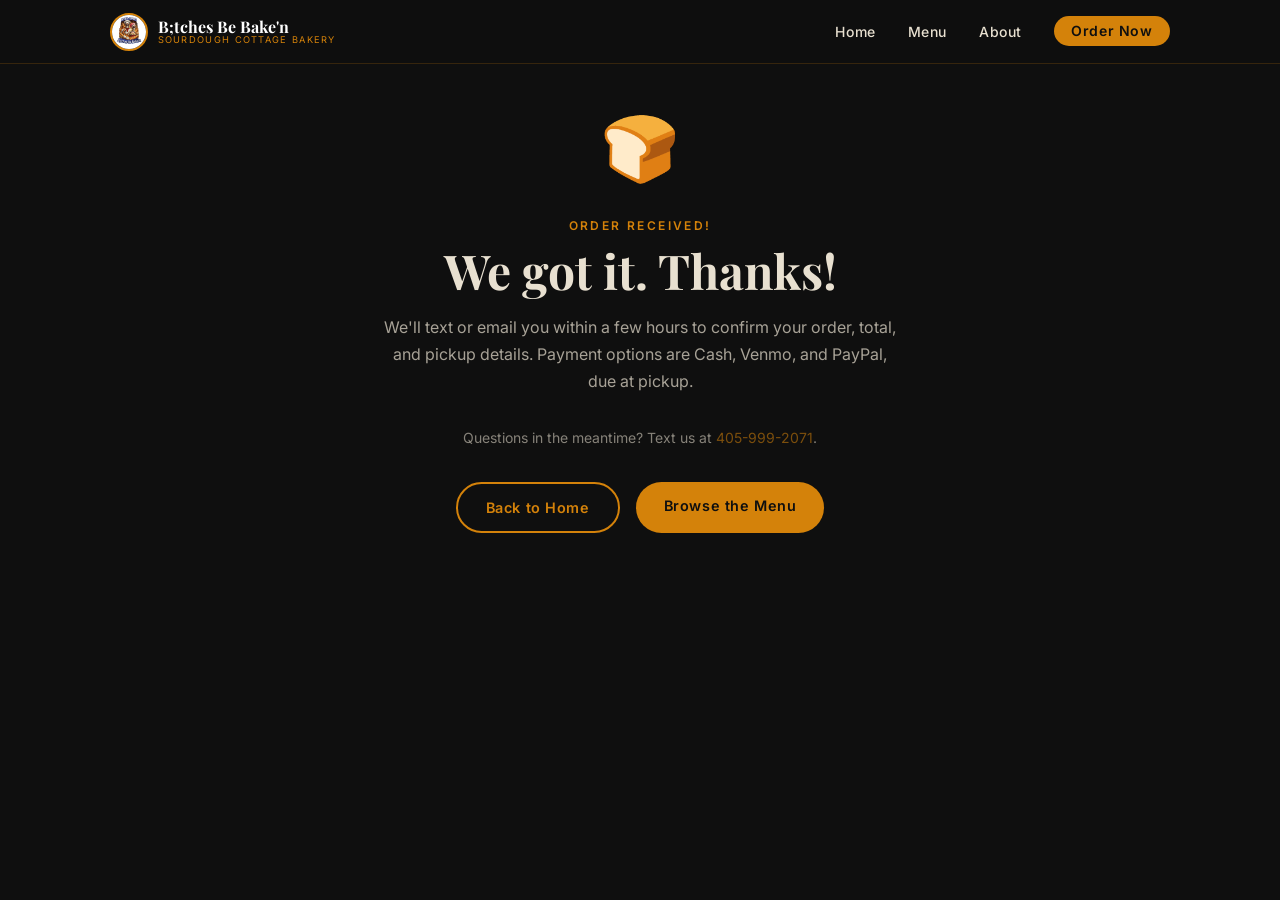
<file: order-thanks.html>
<!DOCTYPE html>
<html lang="en">
<head>
  <meta charset="UTF-8" />
  <meta name="viewport" content="width=device-width, initial-scale=1.0" />
  <title>Order Received — B;tches Be Bake'n</title>
  <link rel="preconnect" href="https://fonts.googleapis.com" />
  <link rel="preconnect" href="https://fonts.gstatic.com" crossorigin />
  <link href="https://fonts.googleapis.com/css2?family=Playfair+Display:ital,wght@0,700;1,700&family=Inter:wght@400;500;600&display=swap" rel="stylesheet" />
  <link rel="stylesheet" href="style.css" />
</head>
<body>

<nav class="nav" id="siteNav">
  <div class="nav__inner">
    <a href="index.html" class="nav__logo">
      <img src="images/brand-logo-art-sugar-skull-bakers.jpg" alt="B;tches Be Bake'n logo" class="nav__logo-img" />
      <div class="nav__logo-text">
        B;tches Be Bake'n
        <span>Sourdough Cottage Bakery</span>
      </div>
    </a>
    <ul id="navLinks" class="nav__links">
      <li><a href="index.html">Home</a></li>
      <li><a href="menu.html">Menu</a></li>
      <li><a href="about.html">About</a></li>
      <li><a href="order.html" class="nav__order-btn">Order Now</a></li>
    </ul>
  </div>
</nav>

<section class="section page-top" style="min-height: 70vh; display:flex; align-items:center;">
  <div class="container" style="text-align:center; max-width:560px;">
    <div style="font-size:4rem; margin-bottom:1rem;">🍞</div>
    <p class="section-label">Order received!</p>
    <h1 style="font-size:clamp(2rem,5vw,3rem); margin-bottom:1rem;">We got it. Thanks!</h1>
    <p style="opacity:0.7; line-height:1.7; margin-bottom:2rem;">We'll text or email you within a few hours to confirm your order, total, and pickup details. Payment options are Cash, Venmo, and PayPal, due at pickup.</p>
    <p style="opacity:0.55; font-size:0.875rem; margin-bottom:2rem;">Questions in the meantime? Text us at <a href="sms:4059992071">405-999-2071</a>.</p>
    <div style="display:flex; gap:1rem; justify-content:center; flex-wrap:wrap;">
      <a href="index.html" class="btn btn--outline">Back to Home</a>
      <a href="menu.html" class="btn btn--gold">Browse the Menu</a>
    </div>
  </div>
</section>

<script src="script.js"></script>
</body>
</html>
</file>
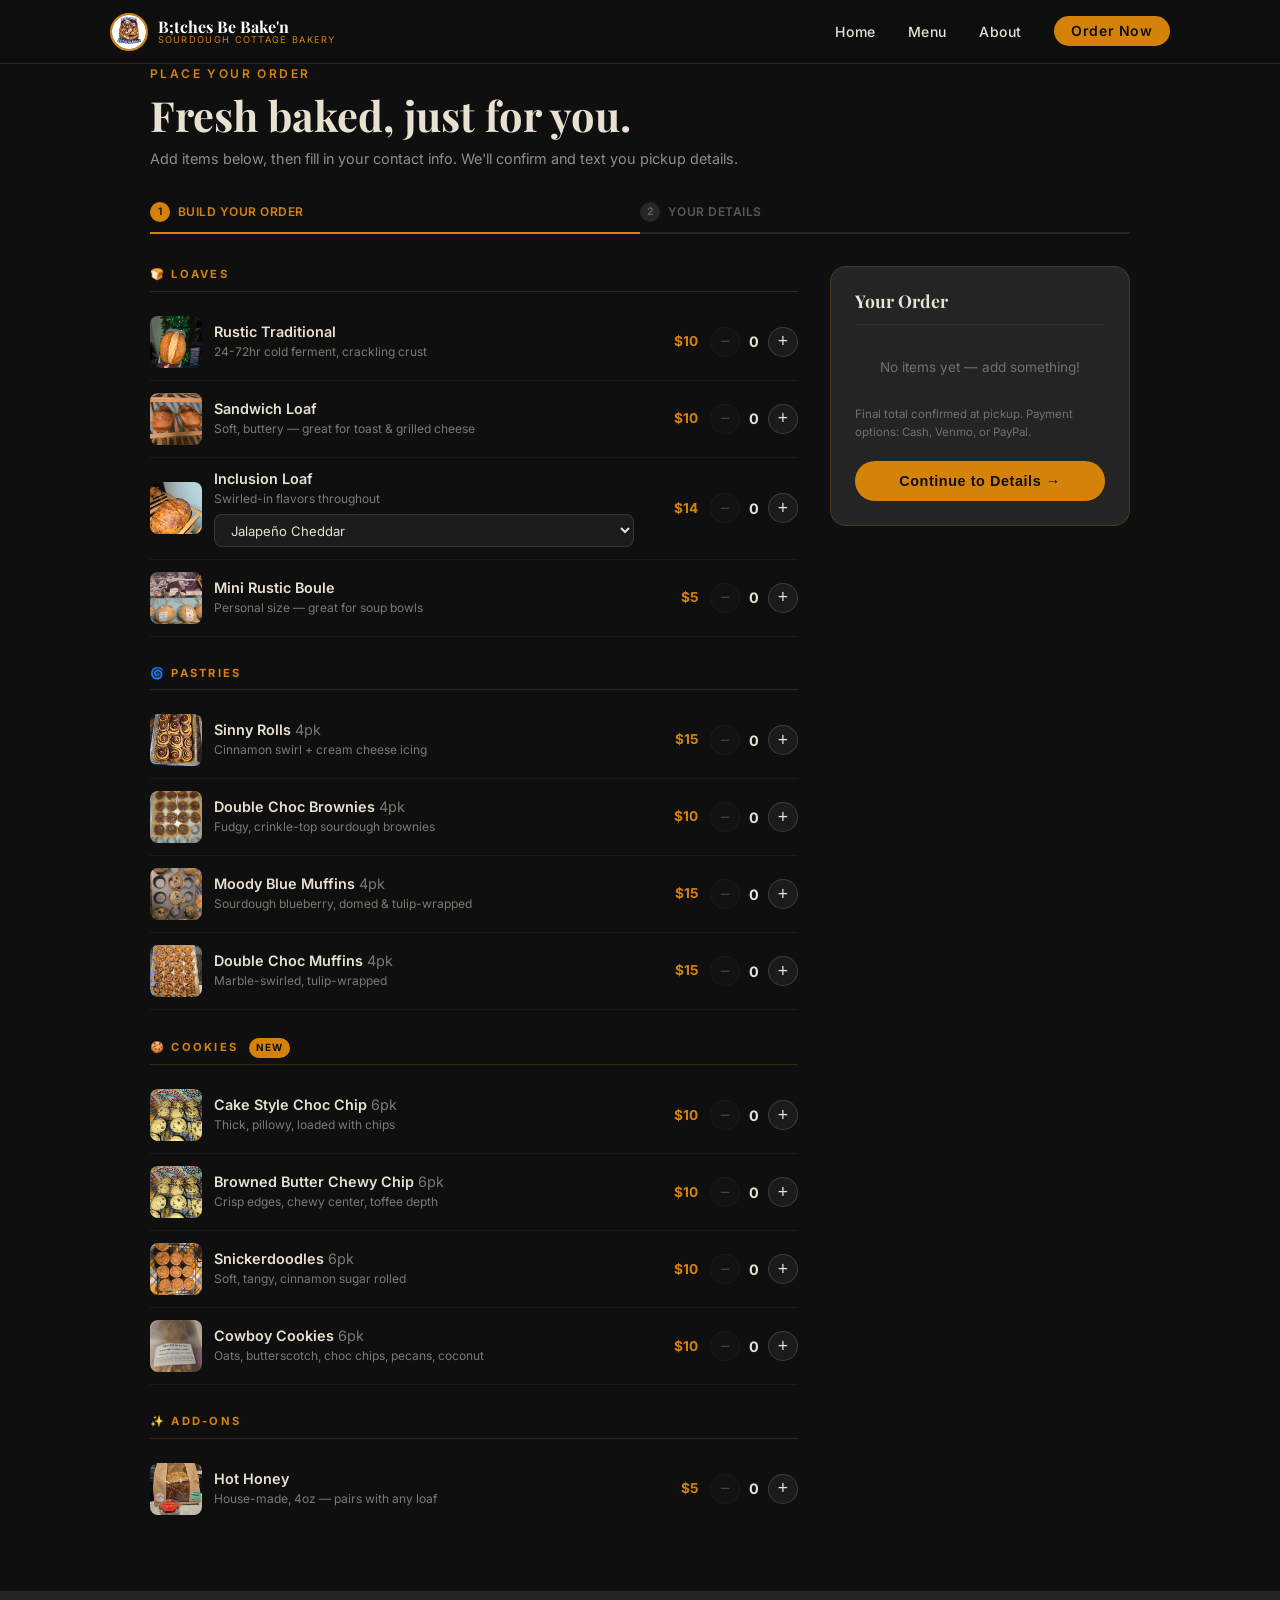
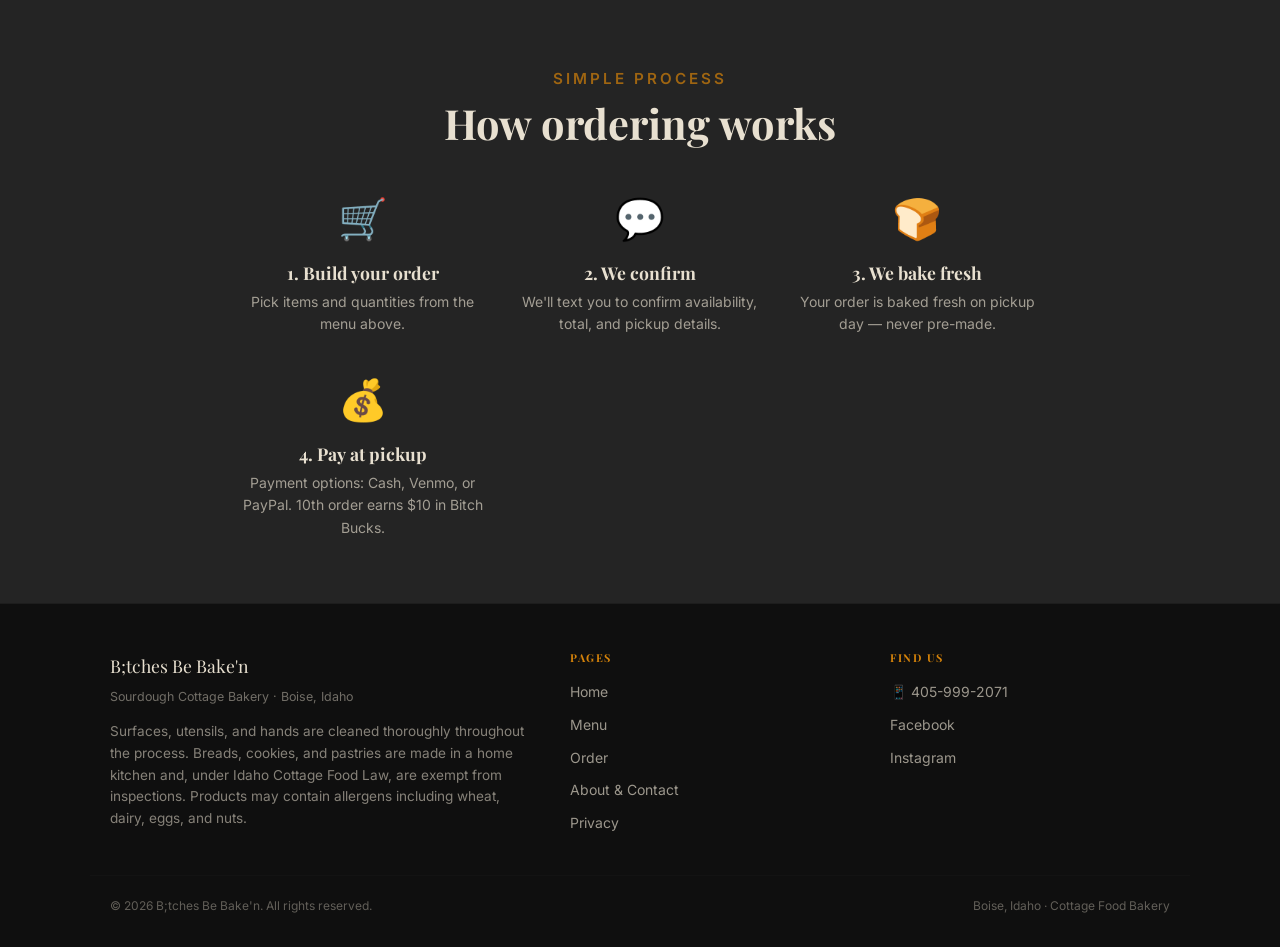
<file: order.html>
<!DOCTYPE html>
<html lang="en">
<head>
  <meta charset="UTF-8" />
  <meta name="viewport" content="width=device-width, initial-scale=1.0" />
  <title>Order — B;tches Be Bake'n</title>
  <meta name="description" content="Place an order for fresh sourdough bread, rolls, muffins, and more from B;tches Be Bake'n in Boise, Idaho." />
  <link rel="preconnect" href="https://fonts.googleapis.com" />
  <link rel="preconnect" href="https://fonts.gstatic.com" crossorigin />
  <link href="https://fonts.googleapis.com/css2?family=Playfair+Display:ital,wght@0,700;1,700&family=Inter:wght@400;500;600&display=swap" rel="stylesheet" />
  <link rel="stylesheet" href="style.css" />
  <script src="https://challenges.cloudflare.com/turnstile/v0/api.js" async defer></script>
  <style>
    /* ── Order builder ─────────────────────────────── */
    .order-layout {
      display: grid;
      grid-template-columns: 1fr 300px;
      gap: 2rem;
      align-items: start;
      max-width: 980px;
      margin: 0 auto;
    }
    /* On mobile: stack — summary moves above the item list */
    @media (max-width: 760px) {
      .order-layout {
        grid-template-columns: 1fr;
        grid-template-areas: "summary" "items";
        max-width: 100%;
      }
      #menu-items { grid-area: items; }
      #menu-items,
      .order-summary { min-width: 0; }
      .order-summary {
        grid-area: summary;
        margin-bottom: 0.5rem;
        padding: 1rem;
      }
      .steps { max-width: 100%; margin-bottom: 1.25rem; }
      .step {
        font-size: 0.68rem;
        letter-spacing: 0.03em;
      }

      .item-row {
        display: grid;
        grid-template-columns: 44px minmax(0, 1fr) auto;
        grid-template-areas:
          "img info qty"
          "img price qty";
        column-gap: 0.55rem;
        row-gap: 0.2rem;
        align-items: center;
      }
      .item-row__img {
        width: 44px;
        height: 44px;
        grid-area: img;
      }
      .item-row__info { grid-area: info; }
      .item-row__name {
        white-space: normal;
        overflow: visible;
        text-overflow: clip;
        line-height: 1.22;
        font-size: 0.88rem;
      }
      .item-row__desc {
        line-height: 1.35;
        font-size: 0.72rem;
      }
      .item-row__price {
        grid-area: price;
        justify-self: start;
        width: auto;
        min-width: 0;
        font-size: 0.8rem;
      }
      .qty { grid-area: qty; }
      .qty__btn {
        width: 26px;
        height: 26px;
        font-size: 1rem;
      }
      .qty__val {
        width: 20px;
        font-size: 0.82rem;
      }
      .summary-note {
        font-size: 0.68rem;
        margin-top: 0.5rem;
      }
    }

    /* Step indicator */
    .steps {
      display: flex;
      gap: 0;
      margin-bottom: 2rem;
      max-width: 980px;
      margin-left: auto;
      margin-right: auto;
    }
    .step {
      flex: 1;
      display: flex;
      align-items: center;
      gap: 0.5rem;
      font-size: 0.75rem;
      font-weight: 600;
      letter-spacing: 0.04em;
      text-transform: uppercase;
      color: rgba(255,255,255,0.3);
      padding-bottom: 0.65rem;
      border-bottom: 2px solid rgba(255,255,255,0.1);
      transition: all 0.3s;
    }
    .step.active {
      color: var(--gold);
      border-bottom-color: var(--gold);
    }
    .step.done {
      color: rgba(255,255,255,0.5);
      border-bottom-color: rgba(255,255,255,0.2);
    }
    .step__num {
      width: 20px; height: 20px;
      border-radius: 50%;
      background: rgba(255,255,255,0.1);
      display: flex; align-items: center; justify-content: center;
      font-size: 0.65rem;
      flex-shrink: 0;
    }
    .step.active .step__num { background: var(--gold); color: var(--black); }
    .step.done  .step__num  { background: rgba(255,255,255,0.2); }

    /* Step panels */
    .step-panel { display: none; }
    .step-panel.active { display: block; }

    /* ── Menu item row ─────────────────────────────── */
    .menu-section-label {
      font-size: 0.7rem;
      font-weight: 700;
      letter-spacing: 0.2em;
      text-transform: uppercase;
      color: var(--gold);
      margin: 1.75rem 0 0.75rem;
      padding-bottom: 0.4rem;
      border-bottom: 1px solid rgba(212,130,10,0.2);
    }
    .menu-section-label:first-child { margin-top: 0; }

    .item-row {
      display: flex;
      align-items: center;
      gap: 0.75rem;
      padding: 0.75rem 0;
      border-bottom: 1px solid rgba(255,255,255,0.05);
    }
    .item-row:last-child { border-bottom: none; }

    .item-row__img {
      width: 52px; height: 52px;
      border-radius: 8px;
      object-fit: cover;
      flex-shrink: 0;
    }
    @media (max-width: 400px) {
      .item-row__img { width: 40px; height: 40px; }
    }

    .item-row__info { flex: 1; min-width: 0; }
    .item-row__name {
      font-weight: 600;
      font-size: 0.9rem;
      line-height: 1.2;
      white-space: nowrap;
      overflow: hidden;
      text-overflow: ellipsis;
    }
    .item-row__desc {
      font-size: 0.75rem;
      opacity: 0.5;
      margin-top: 0.1rem;
    }

    .item-row__price {
      font-size: 0.85rem;
      font-weight: 700;
      color: var(--gold);
      flex-shrink: 0;
      width: 52px;
      text-align: right;
    }

    /* qty controls */
    .qty {
      display: flex;
      align-items: center;
      gap: 0;
      flex-shrink: 0;
    }
    .qty__btn {
      width: 30px; height: 30px;
      border-radius: 50%;
      border: 1.5px solid rgba(255,255,255,0.15);
      background: rgba(255,255,255,0.05);
      color: var(--text-light);
      font-size: 1.1rem;
      line-height: 1;
      cursor: pointer;
      transition: all 0.15s;
      display: flex; align-items: center; justify-content: center;
    }
    .qty__btn:hover { border-color: var(--gold); color: var(--gold); background: rgba(212,130,10,0.1); }
    .qty__btn:disabled { opacity: 0.25; cursor: default; }
    .qty__val {
      width: 28px;
      text-align: center;
      font-weight: 700;
      font-size: 0.9rem;
    }

    /* inclusion selector */
    .inclusion-select {
      width: 100%;
      margin-top: 0.4rem;
      background: rgba(255,255,255,0.05);
      border: 1px solid rgba(255,255,255,0.12);
      border-radius: var(--radius);
      padding: 0.4rem 0.75rem;
      color: var(--text-light);
      font-size: 0.82rem;
      font-family: var(--font-body);
    }
    .inclusion-select:focus { border-color: var(--gold); outline: none; }
    .inclusion-select option { background: var(--dark2); }

    /* ── Sticky order summary ──────────────────────── */
    .order-summary {
      background: var(--dark2);
      border: 1px solid rgba(212,130,10,0.2);
      border-radius: var(--radius-lg);
      padding: 1.5rem;
      position: sticky;
      top: calc(var(--nav-h) + 1rem);
    }
    @media (max-width: 760px) {
      .order-summary {
        position: static; /* no sticky on mobile — shows above list */
      }
    }

    .order-summary__title {
      font-family: var(--font-display);
      font-size: 1.1rem;
      margin-bottom: 1rem;
      padding-bottom: 0.75rem;
      border-bottom: 1px solid rgba(255,255,255,0.08);
    }

    .summary-empty {
      font-size: 0.85rem;
      opacity: 0.4;
      text-align: center;
      padding: 1rem 0;
    }

    .summary-line {
      display: flex;
      justify-content: space-between;
      font-size: 0.85rem;
      padding: 0.3rem 0;
      gap: 0.5rem;
    }
    .summary-line__name { opacity: 0.8; }
    .summary-line__price { font-weight: 600; flex-shrink: 0; }

    .summary-total {
      display: flex;
      justify-content: space-between;
      font-weight: 700;
      font-size: 1.05rem;
      margin-top: 0.75rem;
      padding-top: 0.75rem;
      border-top: 1px solid rgba(255,255,255,0.1);
    }
    .summary-total__amount { color: var(--gold); }

    .summary-note {
      font-size: 0.72rem;
      opacity: 0.4;
      margin-top: 0.75rem;
      line-height: 1.5;
    }

    .summary-proceed {
      width: 100%;
      margin-top: 1.25rem;
    }

    /* ── Contact step ──────────────────────────────── */
    .back-btn {
      background: none;
      border: none;
      color: var(--gold);
      cursor: pointer;
      font-size: 0.85rem;
      font-family: var(--font-body);
      display: flex;
      align-items: center;
      gap: 0.4rem;
      margin-bottom: 1.5rem;
      padding: 0;
    }
    .back-btn:hover { color: var(--gold2); }

    .contact-form-card {
      background: var(--dark2);
      border: 1px solid rgba(255,255,255,0.07);
      border-radius: var(--radius-lg);
      padding: 2rem;
      max-width: 580px;
    }

    .order-review-box {
      background: rgba(212,130,10,0.07);
      border: 1px solid rgba(212,130,10,0.2);
      border-radius: var(--radius);
      padding: 1rem 1.25rem;
      margin-bottom: 1.5rem;
      font-size: 0.85rem;
    }
    .order-review-box h4 {
      font-size: 0.75rem;
      letter-spacing: 0.1em;
      text-transform: uppercase;
      color: var(--gold);
      margin-bottom: 0.5rem;
    }
    .order-review-box .orb-line {
      display: flex;
      justify-content: space-between;
      padding: 0.15rem 0;
      opacity: 0.8;
    }
    .order-review-box .orb-total {
      display: flex;
      justify-content: space-between;
      font-weight: 700;
      margin-top: 0.5rem;
      padding-top: 0.5rem;
      border-top: 1px solid rgba(212,130,10,0.2);
      color: var(--gold);
    }

    /* turnstile / error */
    .cf-turnstile { margin: 1rem 0 0.25rem; }
    #form-error {
      display: none;
      color: #e05c5c;
      font-size: 0.82rem;
      margin-top: 0.4rem;
    }
  </style>
</head>
<body>

<nav class="nav" id="siteNav">
  <div class="nav__inner">
    <a href="index.html" class="nav__logo">
      <img src="images/brand-logo-art-sugar-skull-bakers.jpg" alt="B;tches Be Bake'n logo" class="nav__logo-img" />
      <div class="nav__logo-text">
        B;tches Be Bake'n
        <span>Sourdough Cottage Bakery</span>
      </div>
    </a>
    <button id="navToggle" class="nav__toggle" aria-label="Menu" aria-expanded="false">
      <span></span><span></span><span></span>
    </button>
    <ul id="navLinks" class="nav__links">
      <li><a href="index.html">Home</a></li>
      <li><a href="menu.html">Menu</a></li>
      <li><a href="about.html">About</a></li>
      <li><a href="order.html" class="nav__order-btn">Order Now</a></li>
    </ul>
  </div>
</nav>

<section class="section page-top">
  <div class="container">

    <div style="max-width:980px; margin: 0 auto 2rem;">
      <p class="section-label">Place your order</p>
      <h1 style="font-size: clamp(1.8rem, 4vw, 2.6rem); margin-bottom:0.5rem;">Fresh baked, just for you.</h1>
      <p style="opacity:0.6; font-size:0.9rem;">Add items below, then fill in your contact info. We'll confirm and text you pickup details.</p>
    </div>

    <!-- Step indicator -->
    <div class="steps" id="steps">
      <div class="step active" id="step-ind-1"><span class="step__num">1</span> Build your order</div>
      <div class="step"        id="step-ind-2"><span class="step__num">2</span> Your details</div>
    </div>

    <!-- ── STEP 1: Item picker ── -->
    <div class="step-panel active" id="step-1">
      <div class="order-layout">

        <!-- Left: menu items -->
        <div id="menu-items">

          <div class="menu-section-label">🍞 Loaves</div>

          <div class="item-row" data-id="rustic" data-name="Rustic Traditional" data-price="10">
            <img src="images/rustic-boule-open-ear.jpg" alt="" class="item-row__img" />
            <div class="item-row__info">
              <div class="item-row__name">Rustic Traditional</div>
              <div class="item-row__desc">24-72hr cold ferment, crackling crust</div>
            </div>
            <span class="item-row__price">$10</span>
            <div class="qty">
              <button class="qty__btn qty__minus" aria-label="Remove" disabled>−</button>
              <span class="qty__val">0</span>
              <button class="qty__btn qty__plus" aria-label="Add">+</button>
            </div>
          </div>

          <div class="item-row" data-id="sandwich" data-name="Sandwich Loaf" data-price="10">
            <img src="images/sandwich-loaf-cooling-rack.jpg" alt="" class="item-row__img" />
            <div class="item-row__info">
              <div class="item-row__name">Sandwich Loaf</div>
              <div class="item-row__desc">Soft, buttery — great for toast &amp; grilled cheese</div>
            </div>
            <span class="item-row__price">$10</span>
            <div class="qty">
              <button class="qty__btn qty__minus" aria-label="Remove" disabled>−</button>
              <span class="qty__val">0</span>
              <button class="qty__btn qty__plus" aria-label="Add">+</button>
            </div>
          </div>

          <div class="item-row" data-id="inclusion" data-name="Inclusion Loaf" data-price="14">
            <img src="images/jalapeno-cheddar-loaf-closeup.jpg" alt="" class="item-row__img" />
            <div class="item-row__info">
              <div class="item-row__name">Inclusion Loaf</div>
              <div class="item-row__desc">Swirled-in flavors throughout</div>
              <select class="inclusion-select" aria-label="Choose flavor">
                <option value="Jalapeño Cheddar">Jalapeño Cheddar</option>
                <option value="Roasted Garlic &amp; Herb">Roasted Garlic &amp; Herb</option>
                <option value="Garlic Parm">Garlic Parm</option>
                <option value="Ask about current flavors">Ask about current flavors</option>
              </select>
            </div>
            <span class="item-row__price">$14</span>
            <div class="qty">
              <button class="qty__btn qty__minus" aria-label="Remove" disabled>−</button>
              <span class="qty__val">0</span>
              <button class="qty__btn qty__plus" aria-label="Add">+</button>
            </div>
          </div>

          <div class="item-row" data-id="mini-boule" data-name="Mini Rustic Boule" data-price="5">
            <img src="images/mini-rustic-boule-packaged.jpg" alt="" class="item-row__img" />
            <div class="item-row__info">
              <div class="item-row__name">Mini Rustic Boule</div>
              <div class="item-row__desc">Personal size — great for soup bowls</div>
            </div>
            <span class="item-row__price">$5</span>
            <div class="qty">
              <button class="qty__btn qty__minus" aria-label="Remove" disabled>−</button>
              <span class="qty__val">0</span>
              <button class="qty__btn qty__plus" aria-label="Add">+</button>
            </div>
          </div>

          <div class="menu-section-label">🌀 Pastries</div>

          <div class="item-row" data-id="sinny" data-name="Sinny Rolls (4pk)" data-price="15">
            <img src="images/sinny-rolls-pan-baked.jpg" alt="" class="item-row__img" />
            <div class="item-row__info">
              <div class="item-row__name">Sinny Rolls <span style="opacity:0.5;font-weight:400">4pk</span></div>
              <div class="item-row__desc">Cinnamon swirl + cream cheese icing</div>
            </div>
            <span class="item-row__price">$15</span>
            <div class="qty">
              <button class="qty__btn qty__minus" aria-label="Remove" disabled>−</button>
              <span class="qty__val">0</span>
              <button class="qty__btn qty__plus" aria-label="Add">+</button>
            </div>
          </div>

          <div class="item-row" data-id="brownies" data-name="Double Chocolate Brownies (4pk)" data-price="10">
            <img src="images/double-chocolate-brownies-tray.jpg" alt="" class="item-row__img" />
            <div class="item-row__info">
              <div class="item-row__name">Double Choc Brownies <span style="opacity:0.5;font-weight:400">4pk</span></div>
              <div class="item-row__desc">Fudgy, crinkle-top sourdough brownies</div>
            </div>
            <span class="item-row__price">$10</span>
            <div class="qty">
              <button class="qty__btn qty__minus" aria-label="Remove" disabled>−</button>
              <span class="qty__val">0</span>
              <button class="qty__btn qty__plus" aria-label="Add">+</button>
            </div>
          </div>

          <div class="item-row" data-id="blue-muffins" data-name="Moody Blue Muffins (4pk)" data-price="15">
            <img src="images/blueberry-muffins-tin.jpg" alt="" class="item-row__img" />
            <div class="item-row__info">
              <div class="item-row__name">Moody Blue Muffins <span style="opacity:0.5;font-weight:400">4pk</span></div>
              <div class="item-row__desc">Sourdough blueberry, domed &amp; tulip-wrapped</div>
            </div>
            <span class="item-row__price">$15</span>
            <div class="qty">
              <button class="qty__btn qty__minus" aria-label="Remove" disabled>−</button>
              <span class="qty__val">0</span>
              <button class="qty__btn qty__plus" aria-label="Add">+</button>
            </div>
          </div>

          <div class="item-row" data-id="choc-muffins" data-name="Double Choc Muffins (4pk)" data-price="15">
            <img src="images/double-chocolate-muffins-tray.jpg" alt="" class="item-row__img" />
            <div class="item-row__info">
              <div class="item-row__name">Double Choc Muffins <span style="opacity:0.5;font-weight:400">4pk</span></div>
              <div class="item-row__desc">Marble-swirled, tulip-wrapped</div>
            </div>
            <span class="item-row__price">$15</span>
            <div class="qty">
              <button class="qty__btn qty__minus" aria-label="Remove" disabled>−</button>
              <span class="qty__val">0</span>
              <button class="qty__btn qty__plus" aria-label="Add">+</button>
            </div>
          </div>

          <div class="menu-section-label">🍪 Cookies <span class="badge-new">New</span></div>

          <div class="item-row" data-id="cc-cake" data-name="Cake Style Choc Chip (6pk)" data-price="10">
            <img src="images/chocolate-chip-cookies-rack.jpg" alt="" class="item-row__img" />
            <div class="item-row__info">
              <div class="item-row__name">Cake Style Choc Chip <span style="opacity:0.5;font-weight:400">6pk</span></div>
              <div class="item-row__desc">Thick, pillowy, loaded with chips</div>
            </div>
            <span class="item-row__price">$10</span>
            <div class="qty">
              <button class="qty__btn qty__minus" aria-label="Remove" disabled>−</button>
              <span class="qty__val">0</span>
              <button class="qty__btn qty__plus" aria-label="Add">+</button>
            </div>
          </div>

          <div class="item-row" data-id="cc-chewy" data-name="Browned Butter Chewy Chip (6pk)" data-price="10">
            <img src="images/chocolate-chip-cookies-rack.jpg" alt="" class="item-row__img" />
            <div class="item-row__info">
              <div class="item-row__name">Browned Butter Chewy Chip <span style="opacity:0.5;font-weight:400">6pk</span></div>
              <div class="item-row__desc">Crisp edges, chewy center, toffee depth</div>
            </div>
            <span class="item-row__price">$10</span>
            <div class="qty">
              <button class="qty__btn qty__minus" aria-label="Remove" disabled>−</button>
              <span class="qty__val">0</span>
              <button class="qty__btn qty__plus" aria-label="Add">+</button>
            </div>
          </div>

          <div class="item-row" data-id="snickerdoodle" data-name="Snickerdoodles (6pk)" data-price="10">
            <img src="images/snickerdoodle-cookies-rack.jpg" alt="" class="item-row__img" />
            <div class="item-row__info">
              <div class="item-row__name">Snickerdoodles <span style="opacity:0.5;font-weight:400">6pk</span></div>
              <div class="item-row__desc">Soft, tangy, cinnamon sugar rolled</div>
            </div>
            <span class="item-row__price">$10</span>
            <div class="qty">
              <button class="qty__btn qty__minus" aria-label="Remove" disabled>−</button>
              <span class="qty__val">0</span>
              <button class="qty__btn qty__plus" aria-label="Add">+</button>
            </div>
          </div>

          <div class="item-row" data-id="cowboy" data-name="Cowboy Cookies (6pk)" data-price="10">
            <img src="images/cowboy-cookies-packaged.jpg" alt="" class="item-row__img" />
            <div class="item-row__info">
              <div class="item-row__name">Cowboy Cookies <span style="opacity:0.5;font-weight:400">6pk</span></div>
              <div class="item-row__desc">Oats, butterscotch, choc chips, pecans, coconut</div>
            </div>
            <span class="item-row__price">$10</span>
            <div class="qty">
              <button class="qty__btn qty__minus" aria-label="Remove" disabled>−</button>
              <span class="qty__val">0</span>
              <button class="qty__btn qty__plus" aria-label="Add">+</button>
            </div>
          </div>

          <div class="menu-section-label">✨ Add-ons</div>

          <div class="item-row" data-id="hot-honey" data-name="Hot Honey (4oz)" data-price="5">
            <img src="images/jalapeno-cheddar-loaf-packaged.jpg" alt="" class="item-row__img" />
            <div class="item-row__info">
              <div class="item-row__name">Hot Honey</div>
              <div class="item-row__desc">House-made, 4oz — pairs with any loaf</div>
            </div>
            <span class="item-row__price">$5</span>
            <div class="qty">
              <button class="qty__btn qty__minus" aria-label="Remove" disabled>−</button>
              <span class="qty__val">0</span>
              <button class="qty__btn qty__plus" aria-label="Add">+</button>
            </div>
          </div>

        </div><!-- /menu-items -->

        <!-- Right: sticky summary -->
        <aside class="order-summary">
          <h3 class="order-summary__title">Your Order</h3>
          <div id="summary-lines">
            <p class="summary-empty">No items yet — add something!</p>
          </div>
          <div class="summary-total" id="summary-total" style="display:none;">
            <span>Estimated Total</span>
            <span class="summary-total__amount" id="summary-amount">$0</span>
          </div>
          <p class="summary-note">Final total confirmed at pickup. Payment options: Cash, Venmo, or PayPal.</p>
          <button class="btn btn--gold summary-proceed" id="proceed-btn" disabled>
            Continue to Details →
          </button>
        </aside>

      </div>
    </div><!-- /step-1 -->

    <!-- ── STEP 2: Contact details ── -->
    <div class="step-panel" id="step-2">
      <div style="max-width:580px; margin:0 auto;">

        <button class="back-btn" id="back-btn">← Back to order</button>

        <!-- Order review box -->
        <div class="order-review-box">
          <h4>Your order</h4>
          <div id="review-lines"></div>
          <div class="orb-total">
            <span>Estimated Total</span>
            <span id="review-total">$0</span>
          </div>
        </div>

        <!-- Contact form -->
        <div class="contact-form-card">
          <form id="order-form" novalidate>
            <input type="hidden" id="w3f-access-key" value="YOUR_WEB3FORMS_ACCESS_KEY" />
            <input type="checkbox" name="botcheck" style="display:none;" tabindex="-1" autocomplete="off" />

            <div class="form-row">
              <div class="form-group">
                <label for="name">Your Name *</label>
                <input type="text" id="name" name="name" required placeholder="First &amp; Last" />
              </div>
              <div class="form-group">
                <label for="phone">Phone / Text *</label>
                <input type="tel" id="phone" name="phone" required placeholder="208-555-0100" />
              </div>
            </div>

            <div class="form-group">
              <label for="email">Email <span style="opacity:0.5;font-weight:400">(optional)</span></label>
              <input type="email" id="email" name="email" placeholder="you@example.com" />
            </div>

            <div class="form-group">
              <label for="pickup_date">Desired Pickup Date *</label>
              <input type="date" id="pickup_date" name="pickup_date" required />
              <p class="form-note">Orders by Wednesday → weekend pickup. We'll confirm.</p>
            </div>

            <div class="form-group">
              <label for="pickup_pref">Pickup Preference</label>
              <select id="pickup_pref" name="pickup_pref">
                <option value="">-- Select one --</option>
                <option value="local-meetup">Local meetup / curbside (Boise area)</option>
                <option value="pop-up">Pop-up market event</option>
                <option value="delivery">Delivery (fee applies — ask first)</option>
                <option value="shipping">Shipping (ask about availability)</option>
              </select>
            </div>

            <div class="form-group">
              <label for="notes">Notes <span style="opacity:0.5;font-weight:400">(optional)</span></label>
              <textarea id="notes" name="notes" style="min-height:72px;" placeholder="Allergies, gifting notes, event details…"></textarea>
            </div>

            <div class="cf-turnstile" data-sitekey="YOUR_TURNSTILE_SITE_KEY" data-theme="dark"></div>
            <p id="form-error">Please complete the human check above before submitting.</p>

            <button type="submit" class="btn btn--gold form-submit" id="submit-btn">Place Order Request</button>
          </form>
        </div>

        <p style="margin-top:1.25rem; font-size:0.78rem; opacity:0.4; text-align:center; line-height:1.6;">
          Prefer to text? <a href="sms:4059992071" style="color:var(--gold)">405-999-2071</a> ·
          <a href="https://www.facebook.com/profile.php?id=61573889138584" target="_blank" rel="noopener" style="color:var(--gold)">Facebook</a> ·
          <a href="https://www.instagram.com/Bitches.Be.Baken" target="_blank" rel="noopener" style="color:var(--gold)">Instagram</a>
        </p>
      </div>
    </div><!-- /step-2 -->

  </div>
</section>

<!-- How it works -->
<section class="section section--dark2">
  <div class="container">
    <div class="section-header">
      <p class="section-label">Simple process</p>
      <h2>How ordering works</h2>
    </div>
    <div style="display:grid; grid-template-columns: repeat(auto-fit, minmax(200px, 1fr)); gap:2rem; text-align:center; max-width:800px; margin:0 auto;">
      <div>
        <div style="font-size:2.5rem; margin-bottom:0.75rem;">🛒</div>
        <h3 style="font-size:1.1rem; margin-bottom:0.5rem;">1. Build your order</h3>
        <p style="font-size:0.875rem; opacity:0.65;">Pick items and quantities from the menu above.</p>
      </div>
      <div>
        <div style="font-size:2.5rem; margin-bottom:0.75rem;">💬</div>
        <h3 style="font-size:1.1rem; margin-bottom:0.5rem;">2. We confirm</h3>
        <p style="font-size:0.875rem; opacity:0.65;">We'll text you to confirm availability, total, and pickup details.</p>
      </div>
      <div>
        <div style="font-size:2.5rem; margin-bottom:0.75rem;">🍞</div>
        <h3 style="font-size:1.1rem; margin-bottom:0.5rem;">3. We bake fresh</h3>
        <p style="font-size:0.875rem; opacity:0.65;">Your order is baked fresh on pickup day — never pre-made.</p>
      </div>
      <div>
        <div style="font-size:2.5rem; margin-bottom:0.75rem;">💰</div>
        <h3 style="font-size:1.1rem; margin-bottom:0.5rem;">4. Pay at pickup</h3>
        <p style="font-size:0.875rem; opacity:0.65;">Payment options: Cash, Venmo, or PayPal. 10th order earns $10 in Bitch Bucks.</p>
      </div>
    </div>
  </div>
</section>

<footer class="footer">
  <div class="footer__inner">
    <div>
      <p class="footer__brand-name">B;tches Be Bake'n</p>
      <p class="footer__brand-tag">Sourdough Cottage Bakery · Boise, Idaho</p>
      <p style="font-size:0.85rem; opacity:0.55; line-height:1.6;">Surfaces, utensils, and hands are cleaned thoroughly throughout the process. Breads, cookies, and pastries are made in a home kitchen and, under Idaho Cottage Food Law, are exempt from inspections. Products may contain allergens including wheat, dairy, eggs, and nuts.</p>
    </div>
    <div class="footer__col">
      <h4>Pages</h4>
      <ul>
        <li><a href="index.html">Home</a></li>
        <li><a href="menu.html">Menu</a></li>
        <li><a href="order.html">Order</a></li>
        <li><a href="about.html">About &amp; Contact</a></li>
        <li><a href="privacy.html">Privacy</a></li>
      </ul>
    </div>
    <div class="footer__col">
      <h4>Find Us</h4>
      <ul>
        <li><a href="sms:4059992071">📱 405-999-2071</a></li>
        <li><a href="https://www.facebook.com/profile.php?id=61573889138584" target="_blank" rel="noopener">Facebook</a></li>
        <li><a href="https://www.instagram.com/Bitches.Be.Baken" target="_blank" rel="noopener">Instagram</a></li>
      </ul>
    </div>
  </div>
  <div class="footer__bottom">
    <span>© 2026 B;tches Be Bake'n. All rights reserved.</span>
    <span>Boise, Idaho · Cottage Food Bakery</span>
  </div>
</footer>

<script src="script.js"></script>
<script>
(function () {

  // ── Menu state ──────────────────────────────────
  const cart = {}; // { id: { name, price, qty, flavor? } }

  // ── DOM refs ────────────────────────────────────
  const summaryLines  = document.getElementById('summary-lines');
  const summaryTotal  = document.getElementById('summary-total');
  const summaryAmount = document.getElementById('summary-amount');
  const proceedBtn    = document.getElementById('proceed-btn');
  const reviewLines   = document.getElementById('review-lines');
  const reviewTotal   = document.getElementById('review-total');
  const step1         = document.getElementById('step-1');
  const step2         = document.getElementById('step-2');
  const stepInd1      = document.getElementById('step-ind-1');
  const stepInd2      = document.getElementById('step-ind-2');
  const backBtn       = document.getElementById('back-btn');
  const form          = document.getElementById('order-form');
  const submitBtn     = document.getElementById('submit-btn');
  const errorMsg      = document.getElementById('form-error');

  // ── Quantity controls ───────────────────────────
  document.querySelectorAll('.item-row').forEach(row => {
    const id      = row.dataset.id;
    const name    = row.dataset.name;
    const price   = parseFloat(row.dataset.price);
    const minusBtn = row.querySelector('.qty__minus');
    const plusBtn  = row.querySelector('.qty__plus');
    const valEl    = row.querySelector('.qty__val');
    const select   = row.querySelector('.inclusion-select');

    function getQty() { return cart[id] ? cart[id].qty : 0; }

    plusBtn.addEventListener('click', () => {
      const qty = getQty() + 1;
      const flavor = select ? select.value : null;
      cart[id] = { name: flavor ? `${name} — ${flavor}` : name, price, qty, baseId: id };
      valEl.textContent = qty;
      minusBtn.disabled = false;
      renderSummary();
    });

    minusBtn.addEventListener('click', () => {
      const qty = getQty() - 1;
      if (qty <= 0) {
        delete cart[id];
        valEl.textContent = 0;
        minusBtn.disabled = true;
      } else {
        cart[id].qty = qty;
        valEl.textContent = qty;
      }
      renderSummary();
    });

    // update flavor in cart name when select changes
    if (select) {
      select.addEventListener('change', () => {
        if (cart[id]) {
          cart[id].name = `${name} — ${select.value}`;
          renderSummary();
        }
      });
    }
  });

  // ── Render summary sidebar ──────────────────────
  function getTotal() {
    return Object.values(cart).reduce((s, i) => s + i.price * i.qty, 0);
  }

  function renderSummary() {
    const items = Object.values(cart).filter(i => i.qty > 0);
    if (items.length === 0) {
      summaryLines.innerHTML = '<p class="summary-empty">No items yet — add something!</p>';
      summaryTotal.style.display = 'none';
      proceedBtn.disabled = true;
      return;
    }
    summaryLines.innerHTML = items.map(i => `
      <div class="summary-line">
        <span class="summary-line__name">${i.qty}× ${i.name}</span>
        <span class="summary-line__price">$${(i.price * i.qty).toFixed(0)}</span>
      </div>`).join('');
    summaryTotal.style.display = 'flex';
    summaryAmount.textContent = '$' + getTotal().toFixed(0);
    proceedBtn.disabled = false;
  }

  // ── Step navigation ─────────────────────────────
  proceedBtn.addEventListener('click', () => {
    // Populate review box
    const items = Object.values(cart).filter(i => i.qty > 0);
    reviewLines.innerHTML = items.map(i => `
      <div class="orb-line">
        <span>${i.qty}× ${i.name}</span>
        <span>$${(i.price * i.qty).toFixed(0)}</span>
      </div>`).join('');
    reviewTotal.textContent = '$' + getTotal().toFixed(0);

    step1.classList.remove('active');
    step2.classList.add('active');
    stepInd1.classList.replace('active', 'done');
    stepInd2.classList.add('active');
    window.scrollTo({ top: 0, behavior: 'smooth' });
  });

  backBtn.addEventListener('click', () => {
    step2.classList.remove('active');
    step1.classList.add('active');
    stepInd2.classList.remove('active');
    stepInd1.classList.replace('done', 'active');
    window.scrollTo({ top: 0, behavior: 'smooth' });
  });

  // ── Form submission ─────────────────────────────
  form.addEventListener('submit', async function (e) {
    e.preventDefault();

    const token = document.querySelector('[name="cf-turnstile-response"]')?.value;
    if (!token) { errorMsg.style.display = 'block'; return; }
    errorMsg.style.display = 'none';

    submitBtn.disabled = true;
    submitBtn.textContent = 'Sending…';

    // Build readable order summary for the email
    const items = Object.values(cart).filter(i => i.qty > 0);
    const itemsSummary = items.map(i =>
      `${i.qty}x ${i.name} @ $${i.price} = $${(i.price * i.qty).toFixed(0)}`
    ).join('\n') + `\n\nEstimated Total: $${getTotal().toFixed(0)}`;

    const data = {
      access_key:              document.getElementById('w3f-access-key').value,
      subject:                 'New Order — B;tches Be Bake\'n',
      from_name:               'B;tches Be Bake\'n Website',
      'cf-turnstile-response': token,
      name:         form.name.value.trim(),
      phone:        form.phone.value.trim(),
      email:        form.email.value.trim(),
      pickup_date:  form.pickup_date.value,
      pickup_pref:  form.pickup_pref.value,
      items:        itemsSummary,
      notes:        form.notes.value.trim(),
      botcheck:     '',
    };

    try {
      const res  = await fetch('https://api.web3forms.com/submit', {
        method:  'POST',
        headers: { 'Content-Type': 'application/json', Accept: 'application/json' },
        body:    JSON.stringify(data),
      });
      const json = await res.json();

      if (json.success) {
        // ── Future hook: everydaymetrix automation endpoint ──────────────
        // await fetch('https://api.everydaymetrix.com/webhooks/bbq-order', {
        //   method:  'POST',
        //   headers: { 'Content-Type': 'application/json',
        //              'Authorization': 'Bearer YOUR_SECURE_TOKEN' },
        //   body:    JSON.stringify(data),
        // });
        // ────────────────────────────────────────────────────────────────
        window.location.href = 'order-thanks.html';
      } else {
        throw new Error(json.message || 'Submission failed');
      }
    } catch (err) {
      submitBtn.disabled = false;
      submitBtn.textContent = 'Place Order Request';
      alert('Something went wrong — please try again or text us at 405-999-2071.\n\n' + err.message);
    }
  });

})();
</script>
</body>
</html>
</file>
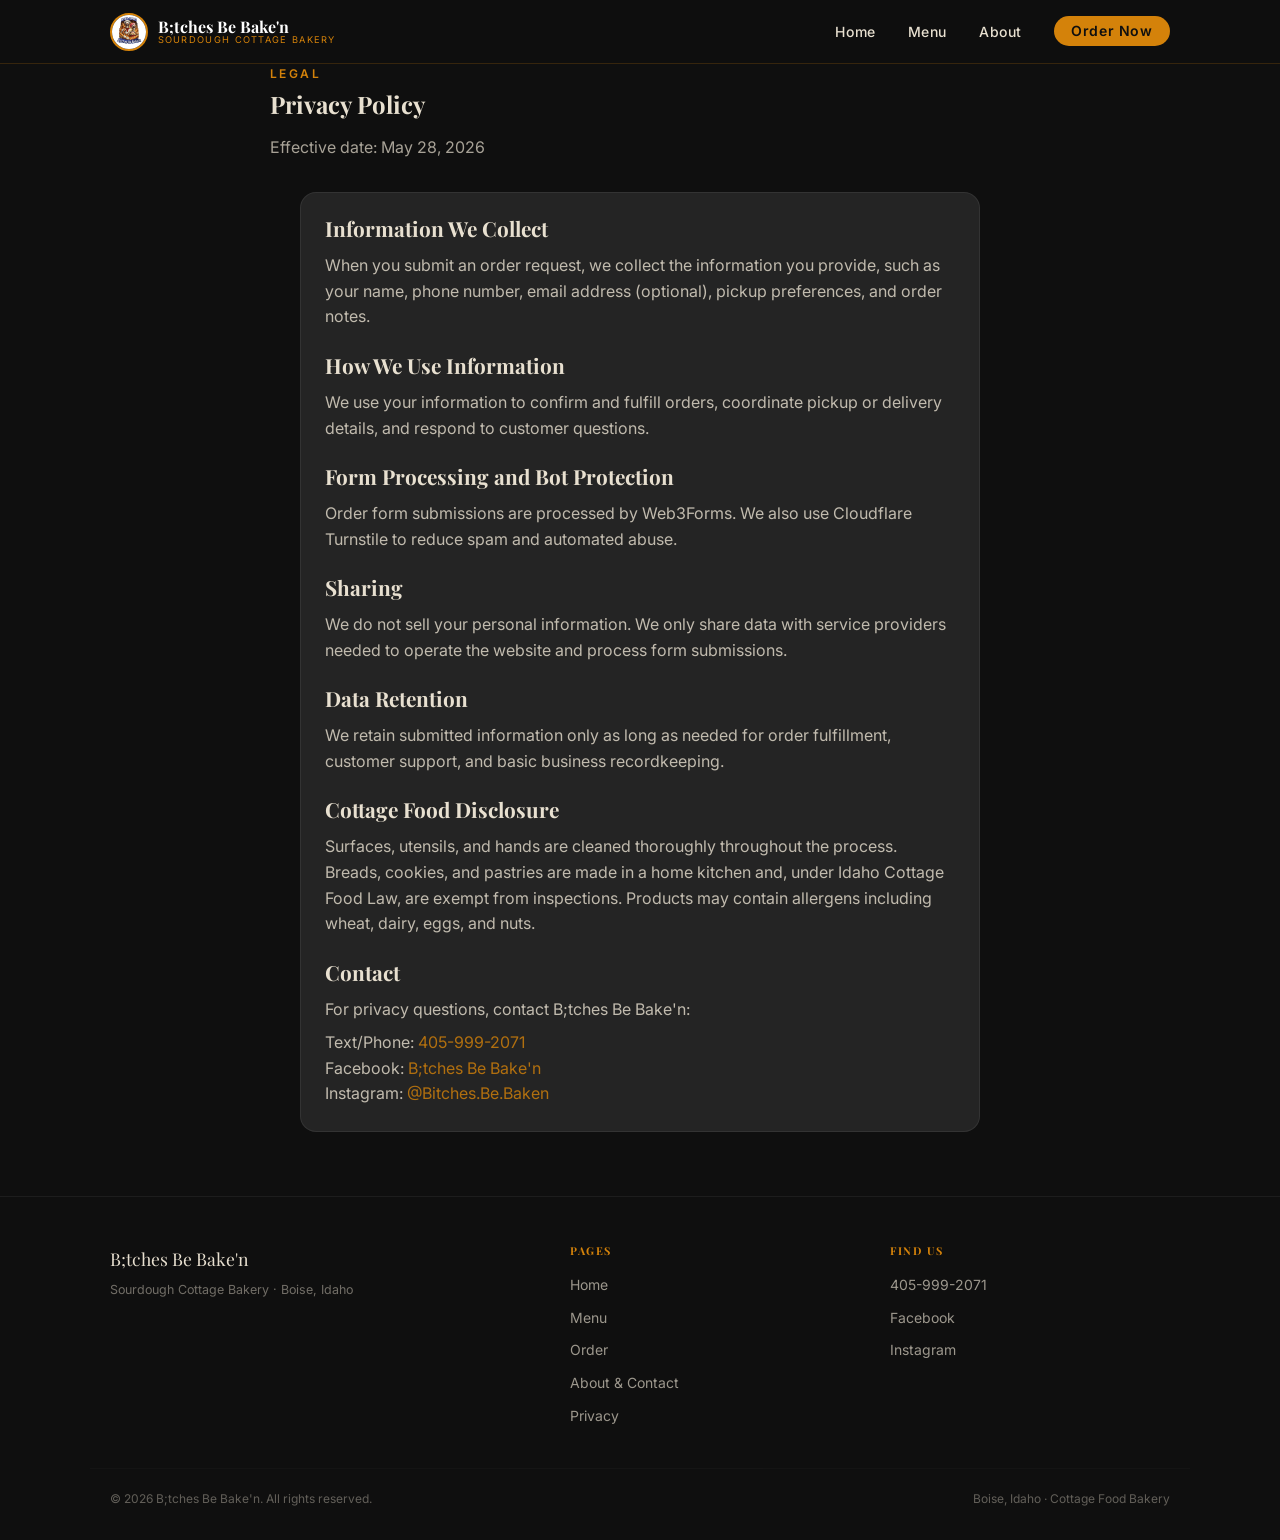
<file: privacy.html>
<!DOCTYPE html>
<html lang="en">
<head>
  <meta charset="UTF-8" />
  <meta name="viewport" content="width=device-width, initial-scale=1.0" />
  <title>Privacy Policy — B;tches Be Bake'n</title>
  <meta name="description" content="Privacy policy for B;tches Be Bake'n website and order form." />
  <link rel="preconnect" href="https://fonts.googleapis.com" />
  <link rel="preconnect" href="https://fonts.gstatic.com" crossorigin />
  <link href="https://fonts.googleapis.com/css2?family=Playfair+Display:ital,wght@0,700;1,700&family=Inter:wght@400;500;600&display=swap" rel="stylesheet" />
  <link rel="stylesheet" href="style.css" />
</head>
<body>

<nav class="nav" id="siteNav">
  <div class="nav__inner">
    <a href="index.html" class="nav__logo">
      <img src="images/brand-logo-art-sugar-skull-bakers.jpg" alt="B;tches Be Bake'n logo" class="nav__logo-img" />
      <div class="nav__logo-text">
        B;tches Be Bake'n
        <span>Sourdough Cottage Bakery</span>
      </div>
    </a>
    <button id="navToggle" class="nav__toggle" aria-label="Menu" aria-expanded="false">
      <span></span><span></span><span></span>
    </button>
    <ul id="navLinks" class="nav__links">
      <li><a href="index.html">Home</a></li>
      <li><a href="menu.html">Menu</a></li>
      <li><a href="about.html">About</a></li>
      <li><a href="order.html" class="nav__order-btn">Order Now</a></li>
    </ul>
  </div>
</nav>

<section class="section page-top">
  <div class="container" style="max-width:780px;">
    <p class="section-label">Legal</p>
    <h1 style="margin-bottom:1rem;">Privacy Policy</h1>
    <p style="opacity:0.7; margin-bottom:2rem;">Effective date: May 28, 2026</p>

    <div class="form-card" style="padding:1.5rem;">
      <h2 style="font-size:1.3rem; margin-bottom:0.75rem;">Information We Collect</h2>
      <p style="opacity:0.8; margin-bottom:1rem;">When you submit an order request, we collect the information you provide, such as your name, phone number, email address (optional), pickup preferences, and order notes.</p>

      <h2 style="font-size:1.3rem; margin:1.5rem 0 0.75rem;">How We Use Information</h2>
      <p style="opacity:0.8; margin-bottom:1rem;">We use your information to confirm and fulfill orders, coordinate pickup or delivery details, and respond to customer questions.</p>

      <h2 style="font-size:1.3rem; margin:1.5rem 0 0.75rem;">Form Processing and Bot Protection</h2>
      <p style="opacity:0.8; margin-bottom:1rem;">Order form submissions are processed by Web3Forms. We also use Cloudflare Turnstile to reduce spam and automated abuse.</p>

      <h2 style="font-size:1.3rem; margin:1.5rem 0 0.75rem;">Sharing</h2>
      <p style="opacity:0.8; margin-bottom:1rem;">We do not sell your personal information. We only share data with service providers needed to operate the website and process form submissions.</p>

      <h2 style="font-size:1.3rem; margin:1.5rem 0 0.75rem;">Data Retention</h2>
      <p style="opacity:0.8; margin-bottom:1rem;">We retain submitted information only as long as needed for order fulfillment, customer support, and basic business recordkeeping.</p>

      <h2 style="font-size:1.3rem; margin:1.5rem 0 0.75rem;">Cottage Food Disclosure</h2>
      <p style="opacity:0.8; margin-bottom:1rem;">Surfaces, utensils, and hands are cleaned thoroughly throughout the process. Breads, cookies, and pastries are made in a home kitchen and, under Idaho Cottage Food Law, are exempt from inspections. Products may contain allergens including wheat, dairy, eggs, and nuts.</p>

      <h2 style="font-size:1.3rem; margin:1.5rem 0 0.75rem;">Contact</h2>
      <p style="opacity:0.8; margin-bottom:0.5rem;">For privacy questions, contact B;tches Be Bake'n:</p>
      <p style="opacity:0.8;">
        Text/Phone: <a href="sms:4059992071">405-999-2071</a><br />
        Facebook: <a href="https://www.facebook.com/profile.php?id=61573889138584" target="_blank" rel="noopener">B;tches Be Bake'n</a><br />
        Instagram: <a href="https://www.instagram.com/Bitches.Be.Baken" target="_blank" rel="noopener">@Bitches.Be.Baken</a>
      </p>
    </div>
  </div>
</section>

<footer class="footer">
  <div class="footer__inner">
    <div>
      <p class="footer__brand-name">B;tches Be Bake'n</p>
      <p class="footer__brand-tag">Sourdough Cottage Bakery · Boise, Idaho</p>
    </div>
    <div class="footer__col">
      <h4>Pages</h4>
      <ul>
        <li><a href="index.html">Home</a></li>
        <li><a href="menu.html">Menu</a></li>
        <li><a href="order.html">Order</a></li>
        <li><a href="about.html">About &amp; Contact</a></li>
        <li><a href="privacy.html">Privacy</a></li>
      </ul>
    </div>
    <div class="footer__col">
      <h4>Find Us</h4>
      <ul>
        <li><a href="sms:4059992071">405-999-2071</a></li>
        <li><a href="https://www.facebook.com/profile.php?id=61573889138584" target="_blank" rel="noopener">Facebook</a></li>
        <li><a href="https://www.instagram.com/Bitches.Be.Baken" target="_blank" rel="noopener">Instagram</a></li>
      </ul>
    </div>
  </div>
  <div class="footer__bottom">
    <span>© 2026 B;tches Be Bake'n. All rights reserved.</span>
    <span>Boise, Idaho · Cottage Food Bakery</span>
  </div>
</footer>

<script src="script.js"></script>
</body>
</html>
</file>
<file: style.css>
/* ── Reset & base ──────────────────────────────── */
*, *::before, *::after { box-sizing: border-box; margin: 0; padding: 0; }

:root {
  --black:   #0f0f0f;
  --dark:    #1a1a1a;
  --dark2:   #242424;
  --cream:   #f5f0e6;
  --cream2:  #ede6d6;
  --gold:    #d4820a;
  --gold2:   #f0a030;
  --white:   #ffffff;
  --text-dark:  #1a1a1a;
  --text-light: #e8e0d0;
  --text-muted: #888;

  --font-display: 'Playfair Display', Georgia, serif;
  --font-body:    'Inter', system-ui, sans-serif;

  --radius:    8px;
  --radius-lg: 16px;
  --shadow:    0 4px 24px rgba(0,0,0,0.4);
  --shadow-card: 0 2px 12px rgba(0,0,0,0.3);

  --max-w: 1100px;
  --nav-h: 64px;
}

html { scroll-behavior: smooth; }

body {
  font-family: var(--font-body);
  background: var(--black);
  color: var(--text-light);
  line-height: 1.6;
  font-size: 16px;
}

img { display: block; max-width: 100%; height: auto; }
a   { color: var(--gold); text-decoration: none; }
a:hover { color: var(--gold2); }

/* ── Typography ────────────────────────────────── */
h1, h2, h3, h4 {
  font-family: var(--font-display);
  line-height: 1.15;
  font-weight: 700;
}

.section-label {
  font-size: 0.75rem;
  font-weight: 600;
  letter-spacing: 0.2em;
  text-transform: uppercase;
  color: var(--gold);
  margin-bottom: 0.5rem;
}

/* ── Layout helpers ────────────────────────────── */
.container {
  max-width: var(--max-w);
  margin: 0 auto;
  padding: 0 1.25rem;
}

.section { padding: 4rem 0; }

@media (max-width: 600px) {
  .section { padding: 3rem 0; }
}

.section--cream {
  background: var(--cream);
  color: var(--text-dark);
}
.section--cream .section-label { color: #8a5a00; }
.section--cream a { color: #8a5a00; }

.section--dark2 { background: var(--dark2); }

/* ── Nav ───────────────────────────────────────── */
.nav {
  position: fixed;
  top: 0; left: 0; right: 0;
  height: var(--nav-h);
  z-index: 200;
  display: flex;
  align-items: center;
  background: rgba(15,15,15,0.95);
  backdrop-filter: blur(12px);
  -webkit-backdrop-filter: blur(12px);
  border-bottom: 1px solid rgba(212,130,10,0.2);
  transition: background 0.3s;
}

.nav__inner {
  max-width: var(--max-w);
  margin: 0 auto;
  padding: 0 1.25rem;
  width: 100%;
  display: flex;
  align-items: center;
  justify-content: space-between;
  gap: 1rem;
}

.nav__logo {
  display: flex;
  align-items: center;
  gap: 0.6rem;
  text-decoration: none;
  flex-shrink: 0;
}

.nav__logo-img {
  width: 38px;
  height: 38px;
  object-fit: cover;
  border-radius: 50%;
  border: 2px solid var(--gold);
}

.nav__logo-text {
  font-family: var(--font-display);
  font-size: 1rem;
  font-weight: 700;
  color: var(--white);
  line-height: 1.1;
}
.nav__logo-text span {
  display: block;
  font-size: 0.58rem;
  font-family: var(--font-body);
  letter-spacing: 0.14em;
  text-transform: uppercase;
  color: var(--gold);
  font-weight: 400;
}

/* Desktop links */
.nav__links {
  display: flex;
  align-items: center;
  gap: 2rem;
  list-style: none;
}
.nav__links a {
  font-size: 0.875rem;
  font-weight: 500;
  letter-spacing: 0.04em;
  color: var(--text-light);
  transition: color 0.2s;
}
.nav__links a:hover,
.nav__links a.active { color: var(--gold); }

.nav__order-btn {
  background: var(--gold) !important;
  color: var(--black) !important;
  padding: 0.4rem 1.1rem;
  border-radius: 99px;
  font-weight: 600 !important;
  transition: background 0.2s !important;
}
.nav__order-btn:hover { background: var(--gold2) !important; }

/* Hamburger toggle */
.nav__toggle {
  display: none;
  flex-direction: column;
  justify-content: center;
  gap: 5px;
  width: 40px;
  height: 40px;
  background: none;
  border: none;
  cursor: pointer;
  padding: 6px;
  border-radius: var(--radius);
  transition: background 0.2s;
  flex-shrink: 0;
}
.nav__toggle:hover { background: rgba(255,255,255,0.07); }
.nav__toggle span {
  display: block;
  width: 22px;
  height: 2px;
  background: var(--text-light);
  border-radius: 2px;
  transition: transform 0.3s, opacity 0.3s, width 0.3s;
  transform-origin: center;
}
/* animated X when open */
.nav__toggle.open span:nth-child(1) { transform: translateY(7px) rotate(45deg); }
.nav__toggle.open span:nth-child(2) { opacity: 0; width: 0; }
.nav__toggle.open span:nth-child(3) { transform: translateY(-7px) rotate(-45deg); }

/* Mobile nav drawer */
@media (max-width: 720px) {
  .nav__toggle { display: flex; }

  .nav__links {
    display: flex;
    flex-direction: column;
    align-items: stretch;
    gap: 0;
    position: fixed;
    top: var(--nav-h);
    left: 0; right: 0;
    background: rgba(15,15,15,0.98);
    backdrop-filter: blur(16px);
    -webkit-backdrop-filter: blur(16px);
    border-bottom: 1px solid rgba(212,130,10,0.2);
    padding: 0.5rem 0 1rem;
    /* hidden by default */
    transform: translateY(-8px);
    opacity: 0;
    pointer-events: none;
    transition: transform 0.25s ease, opacity 0.25s ease;
  }

  .nav__links.open {
    transform: translateY(0);
    opacity: 1;
    pointer-events: auto;
  }

  .nav__links li { width: 100%; }
  .nav__links a {
    display: block;
    padding: 0.85rem 1.5rem;
    font-size: 1rem;
    border-radius: 0;
  }
  .nav__links a:hover { background: rgba(255,255,255,0.04); }

  .nav__order-btn {
    margin: 0.5rem 1.25rem 0 !important;
    display: block !important;
    text-align: center !important;
    border-radius: var(--radius) !important;
    padding: 0.7rem 1rem !important;
  }
}

/* page offset for fixed nav */
.page-top { padding-top: var(--nav-h); }

/* ── Buttons ───────────────────────────────────── */
.btn {
  display: inline-block;
  padding: 0.75rem 1.75rem;
  border-radius: 99px;
  font-weight: 600;
  font-size: 0.9rem;
  letter-spacing: 0.04em;
  cursor: pointer;
  transition: all 0.2s;
  border: none;
  text-align: center;
  white-space: nowrap;
}
.btn--gold   { background: var(--gold); color: var(--black); }
.btn--gold:hover { background: var(--gold2); color: var(--black); }
.btn--outline {
  background: transparent;
  color: var(--gold);
  border: 2px solid var(--gold);
}
.btn--outline:hover { background: var(--gold); color: var(--black); }
.btn--cream  { background: var(--cream); color: var(--text-dark); }
.btn--cream:hover { background: var(--cream2); }

@media (max-width: 480px) {
  .btn { padding: 0.7rem 1.4rem; font-size: 0.875rem; }
}

/* ── Hero ──────────────────────────────────────── */
.hero {
  position: relative;
  min-height: 100vh;
  display: flex;
  align-items: center;
  overflow: hidden;
}

.hero__bg {
  position: absolute;
  inset: 0;
  background-image: url('images/bg-sinny-rolls-multi-rack.jpg');
  background-size: cover;
  background-position: center;
  filter: brightness(0.3);
  transform: scale(1.04);
  transition: transform 8s ease;
}
.hero:hover .hero__bg { transform: scale(1.0); }

.hero__overlay {
  position: absolute;
  inset: 0;
  background: linear-gradient(135deg, rgba(15,15,15,0.6) 0%, rgba(212,130,10,0.08) 100%);
}

.hero__content {
  position: relative;
  z-index: 2;
  max-width: var(--max-w);
  margin: 0 auto;
  padding: 6rem 1.25rem 4rem;
}

.hero__eyebrow {
  font-size: 0.72rem;
  letter-spacing: 0.22em;
  text-transform: uppercase;
  color: var(--gold);
  font-weight: 600;
  margin-bottom: 1rem;
}

.hero__title {
  font-size: clamp(2.4rem, 7vw, 5.5rem);
  color: var(--white);
  margin-bottom: 1.25rem;
  max-width: 700px;
}
.hero__title em { font-style: italic; color: var(--gold); }

.hero__sub {
  font-size: clamp(0.95rem, 2.5vw, 1.1rem);
  color: var(--text-light);
  max-width: 480px;
  margin-bottom: 2rem;
  opacity: 0.85;
}

.hero__actions {
  display: flex;
  gap: 0.75rem;
  flex-wrap: wrap;
}

.hero__scroll {
  position: absolute;
  bottom: 2rem;
  left: 50%;
  transform: translateX(-50%);
  display: flex;
  flex-direction: column;
  align-items: center;
  gap: 0.4rem;
  color: rgba(255,255,255,0.35);
  font-size: 0.65rem;
  letter-spacing: 0.15em;
  text-transform: uppercase;
  z-index: 2;
}
.hero__scroll-line {
  width: 1px;
  height: 36px;
  background: linear-gradient(to bottom, rgba(255,255,255,0.35), transparent);
  animation: scrollLine 1.8s ease-in-out infinite;
}
@keyframes scrollLine {
  0%   { opacity: 0; transform: scaleY(0); transform-origin: top; }
  50%  { opacity: 1; }
  100% { opacity: 0; transform: scaleY(1); transform-origin: top; }
}

@media (max-width: 480px) {
  .hero__scroll { display: none; }
}

/* ── Section headers ───────────────────────────── */
.section-header {
  text-align: center;
  margin-bottom: 2.5rem;
}
.section-header h2 { font-size: clamp(1.6rem, 4vw, 2.6rem); margin-top: 0.4rem; }
.section-header p  { margin-top: 0.75rem; max-width: 520px; margin-left: auto; margin-right: auto; opacity: 0.7; font-size: 0.95rem; }

/* ── Product cards ─────────────────────────────── */
.product-grid {
  display: grid;
  grid-template-columns: repeat(auto-fill, minmax(240px, 1fr));
  gap: 1.25rem;
}

@media (max-width: 480px) {
  .product-grid { grid-template-columns: 1fr 1fr; gap: 0.75rem; }
}
@media (max-width: 360px) {
  .product-grid { grid-template-columns: 1fr; }
}

.product-card {
  background: var(--dark2);
  border-radius: var(--radius-lg);
  overflow: hidden;
  border: 1px solid rgba(255,255,255,0.06);
  transition: transform 0.25s, box-shadow 0.25s;
}
.section--cream .product-card {
  background: var(--white);
  border-color: rgba(0,0,0,0.08);
  box-shadow: var(--shadow-card);
}
.product-card:hover {
  transform: translateY(-3px);
  box-shadow: 0 8px 28px rgba(212,130,10,0.18);
}

.product-card__img {
  width: 100%;
  aspect-ratio: 4/3;
  object-fit: cover;
}

.product-card__body { padding: 0.9rem 1rem 1.1rem; }

.product-card__name {
  font-family: var(--font-display);
  font-size: 1rem;
  font-weight: 700;
  margin-bottom: 0.3rem;
}
@media (max-width: 480px) {
  .product-card__name { font-size: 0.9rem; }
  .product-card__body { padding: 0.7rem 0.75rem 0.9rem; }
}

.product-card__desc {
  font-size: 0.82rem;
  opacity: 0.65;
  margin-bottom: 0.65rem;
  line-height: 1.45;
}
@media (max-width: 480px) {
  .product-card__desc { display: none; } /* save space on tiny screens */
}

.product-card__footer {
  display: flex;
  align-items: center;
  justify-content: space-between;
  gap: 0.4rem;
  flex-wrap: wrap;
}

.product-card__price {
  font-size: 0.95rem;
  font-weight: 700;
  color: var(--gold);
}
.section--cream .product-card__price { color: #8a5a00; }

.product-card__tag {
  font-size: 0.65rem;
  font-weight: 600;
  letter-spacing: 0.07em;
  text-transform: uppercase;
  padding: 0.18rem 0.5rem;
  border-radius: 99px;
  background: rgba(212,130,10,0.15);
  color: var(--gold);
  white-space: nowrap;
}
.section--cream .product-card__tag { background: rgba(138,90,0,0.12); color: #8a5a00; }

/* ── Stat strip ────────────────────────────────── */
.stat-strip {
  background: var(--gold);
  color: var(--black);
  padding: 1.75rem 0;
}
.stat-strip__inner {
  display: flex;
  justify-content: space-around;
  flex-wrap: wrap;
  gap: 1.25rem;
  text-align: center;
}
.stat-strip__item strong {
  display: block;
  font-family: var(--font-display);
  font-size: 2rem;
  font-weight: 700;
  line-height: 1;
}
.stat-strip__item span {
  font-size: 0.75rem;
  font-weight: 600;
  letter-spacing: 0.1em;
  text-transform: uppercase;
  opacity: 0.7;
}

/* ── Two-column feature ────────────────────────── */
.feature {
  display: grid;
  grid-template-columns: 1fr 1fr;
  gap: 3rem;
  align-items: center;
}
.feature--reverse { direction: rtl; }
.feature--reverse > * { direction: ltr; }

@media (max-width: 700px) {
  .feature { grid-template-columns: 1fr; gap: 2rem; }
  .feature--reverse { direction: ltr; }
}

.feature__img {
  border-radius: var(--radius-lg);
  overflow: hidden;
  aspect-ratio: 4/3;
}
.feature__img img { width: 100%; height: 100%; object-fit: cover; }

.feature__text h2 { font-size: clamp(1.5rem, 3.5vw, 2.2rem); margin-bottom: 0.9rem; }
.feature__text p  { opacity: 0.78; margin-bottom: 1rem; line-height: 1.7; font-size: 0.95rem; }

/* ── Form ──────────────────────────────────────── */
.form-card {
  background: var(--dark2);
  border-radius: var(--radius-lg);
  padding: 2rem;
  border: 1px solid rgba(255,255,255,0.07);
  max-width: 680px;
  margin: 0 auto;
}

@media (max-width: 520px) {
  .form-card { padding: 1.25rem; border-radius: var(--radius); }
}

.form-group { margin-bottom: 1.1rem; }

.form-group label {
  display: block;
  font-size: 0.83rem;
  font-weight: 600;
  margin-bottom: 0.35rem;
  color: var(--text-light);
  letter-spacing: 0.03em;
}

.form-group input,
.form-group select,
.form-group textarea {
  width: 100%;
  background: rgba(255,255,255,0.05);
  border: 1px solid rgba(255,255,255,0.12);
  border-radius: var(--radius);
  padding: 0.65rem 0.9rem;
  color: var(--text-light);
  font-family: var(--font-body);
  font-size: 0.95rem;
  transition: border-color 0.2s;
  outline: none;
  /* prevent zoom on iOS */
  font-size: max(16px, 0.95rem);
}
.form-group input:focus,
.form-group select:focus,
.form-group textarea:focus { border-color: var(--gold); }
.form-group textarea { resize: vertical; min-height: 110px; }
.form-group select option { background: var(--dark2); }

.form-row {
  display: grid;
  grid-template-columns: 1fr 1fr;
  gap: 0.9rem;
}
@media (max-width: 520px) { .form-row { grid-template-columns: 1fr; } }

.form-note { font-size: 0.75rem; opacity: 0.5; margin-top: 0.25rem; }

.form-submit {
  margin-top: 0.5rem;
  width: 100%;
  padding: 0.9rem;
  font-size: 1rem;
}

/* ── Menu page categories ──────────────────────── */
.menu-category { margin-bottom: 3.5rem; }

.menu-category__header {
  display: flex;
  align-items: center;
  gap: 0.75rem;
  margin-bottom: 1.5rem;
  padding-bottom: 0.6rem;
  border-bottom: 1px solid rgba(212,130,10,0.25);
}
.menu-category__icon { font-size: 1.4rem; }
.menu-category__header h2 { font-size: clamp(1.25rem, 3vw, 1.6rem); }

/* ── About hero ────────────────────────────────── */
.about-hero {
  position: relative;
  height: 44vh;
  min-height: 280px;
  display: flex;
  align-items: flex-end;
  overflow: hidden;
}
.about-hero__bg {
  position: absolute;
  inset: 0;
  background-image: url('images/about-baking-prep-kitchen.jpg');
  background-size: cover;
  background-position: center 30%;
  filter: brightness(0.35);
}
.about-hero__overlay {
  position: absolute;
  inset: 0;
  background: linear-gradient(to top, rgba(15,15,15,0.95) 0%, transparent 60%);
}
.about-hero__content {
  position: relative;
  z-index: 2;
  padding: 2rem 1.25rem;
  max-width: var(--max-w);
  margin: 0 auto;
  width: 100%;
}
.about-hero__content h1 { font-size: clamp(1.75rem, 5vw, 3.2rem); color: var(--white); }

/* ── Contact cards ─────────────────────────────── */
.contact-grid {
  display: grid;
  grid-template-columns: repeat(auto-fit, minmax(180px, 1fr));
  gap: 1rem;
  margin-top: 2rem;
}
.contact-card {
  background: var(--dark2);
  border: 1px solid rgba(255,255,255,0.07);
  border-radius: var(--radius-lg);
  padding: 1.25rem;
  text-align: center;
}
.contact-card__icon   { font-size: 1.75rem; margin-bottom: 0.6rem; }
.contact-card__label  { font-size: 0.68rem; font-weight: 600; letter-spacing: 0.14em; text-transform: uppercase; color: var(--gold); margin-bottom: 0.35rem; }
.contact-card__value  { font-size: 0.95rem; font-weight: 600; color: var(--text-light); }

/* ── CTA banner ────────────────────────────────── */
.cta-banner {
  background: var(--dark2);
  border-top: 1px solid rgba(212,130,10,0.2);
  border-bottom: 1px solid rgba(212,130,10,0.2);
  padding: 3.5rem 0;
  text-align: center;
}
.cta-banner h2 { font-size: clamp(1.5rem, 4vw, 2.4rem); margin-bottom: 0.65rem; }
.cta-banner p  { opacity: 0.65; margin-bottom: 1.5rem; max-width: 460px; margin-left: auto; margin-right: auto; font-size: 0.95rem; }

/* ── Footer ────────────────────────────────────── */
.footer {
  background: var(--black);
  border-top: 1px solid rgba(255,255,255,0.06);
  padding: 3rem 0 2rem;
}
.footer__inner {
  max-width: var(--max-w);
  margin: 0 auto;
  padding: 0 1.25rem;
  display: grid;
  grid-template-columns: 1.5fr 1fr 1fr;
  gap: 2.5rem;
}
@media (max-width: 620px) {
  .footer__inner { grid-template-columns: 1fr 1fr; gap: 1.5rem; }
}
@media (max-width: 400px) {
  .footer__inner { grid-template-columns: 1fr; }
}

.footer__brand-name { font-family: var(--font-display); font-size: 1.1rem; margin-bottom: 0.4rem; }
.footer__brand-tag  { font-size: 0.78rem; opacity: 0.45; margin-bottom: 0.9rem; }

.footer__col h4 {
  font-size: 0.68rem;
  letter-spacing: 0.14em;
  text-transform: uppercase;
  color: var(--gold);
  margin-bottom: 0.9rem;
}
.footer__col ul  { list-style: none; }
.footer__col li  { margin-bottom: 0.45rem; }
.footer__col a   { color: var(--text-light); font-size: 0.875rem; opacity: 0.65; }
.footer__col a:hover { opacity: 1; color: var(--gold); }

.footer__bottom {
  max-width: var(--max-w);
  margin: 2rem auto 0;
  padding: 1.25rem 1.25rem 0;
  border-top: 1px solid rgba(255,255,255,0.06);
  display: flex;
  justify-content: space-between;
  align-items: center;
  flex-wrap: wrap;
  gap: 0.5rem;
  font-size: 0.75rem;
  opacity: 0.38;
}

/* ── Utility ───────────────────────────────────── */
.text-gold   { color: var(--gold); }
.text-center { text-align: center; }
.mt-1 { margin-top: 1rem; }
.mt-2 { margin-top: 2rem; }
.mb-1 { margin-bottom: 1rem; }

.badge-new {
  display: inline-block;
  font-size: 0.62rem;
  font-weight: 700;
  letter-spacing: 0.08em;
  text-transform: uppercase;
  background: var(--gold);
  color: var(--black);
  padding: 0.12rem 0.45rem;
  border-radius: 99px;
  vertical-align: middle;
  margin-left: 0.35rem;
}
</file>
